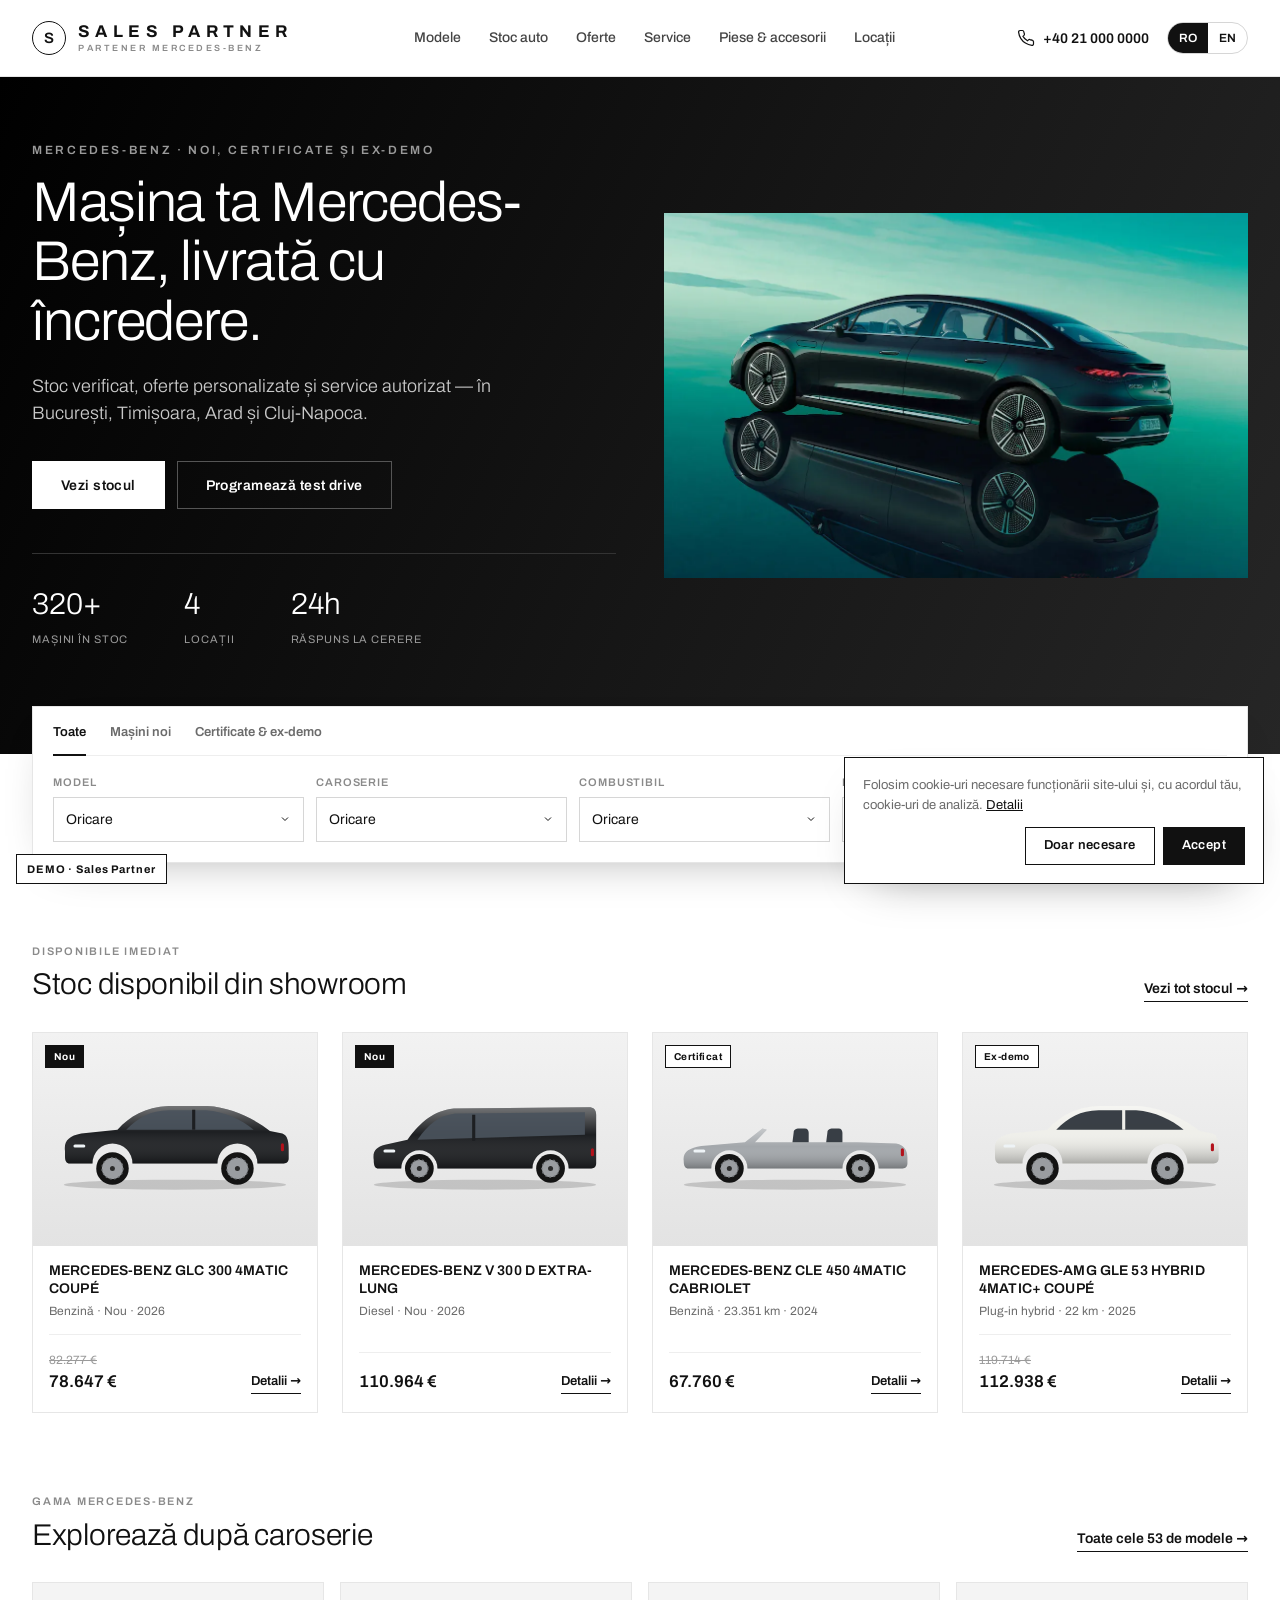
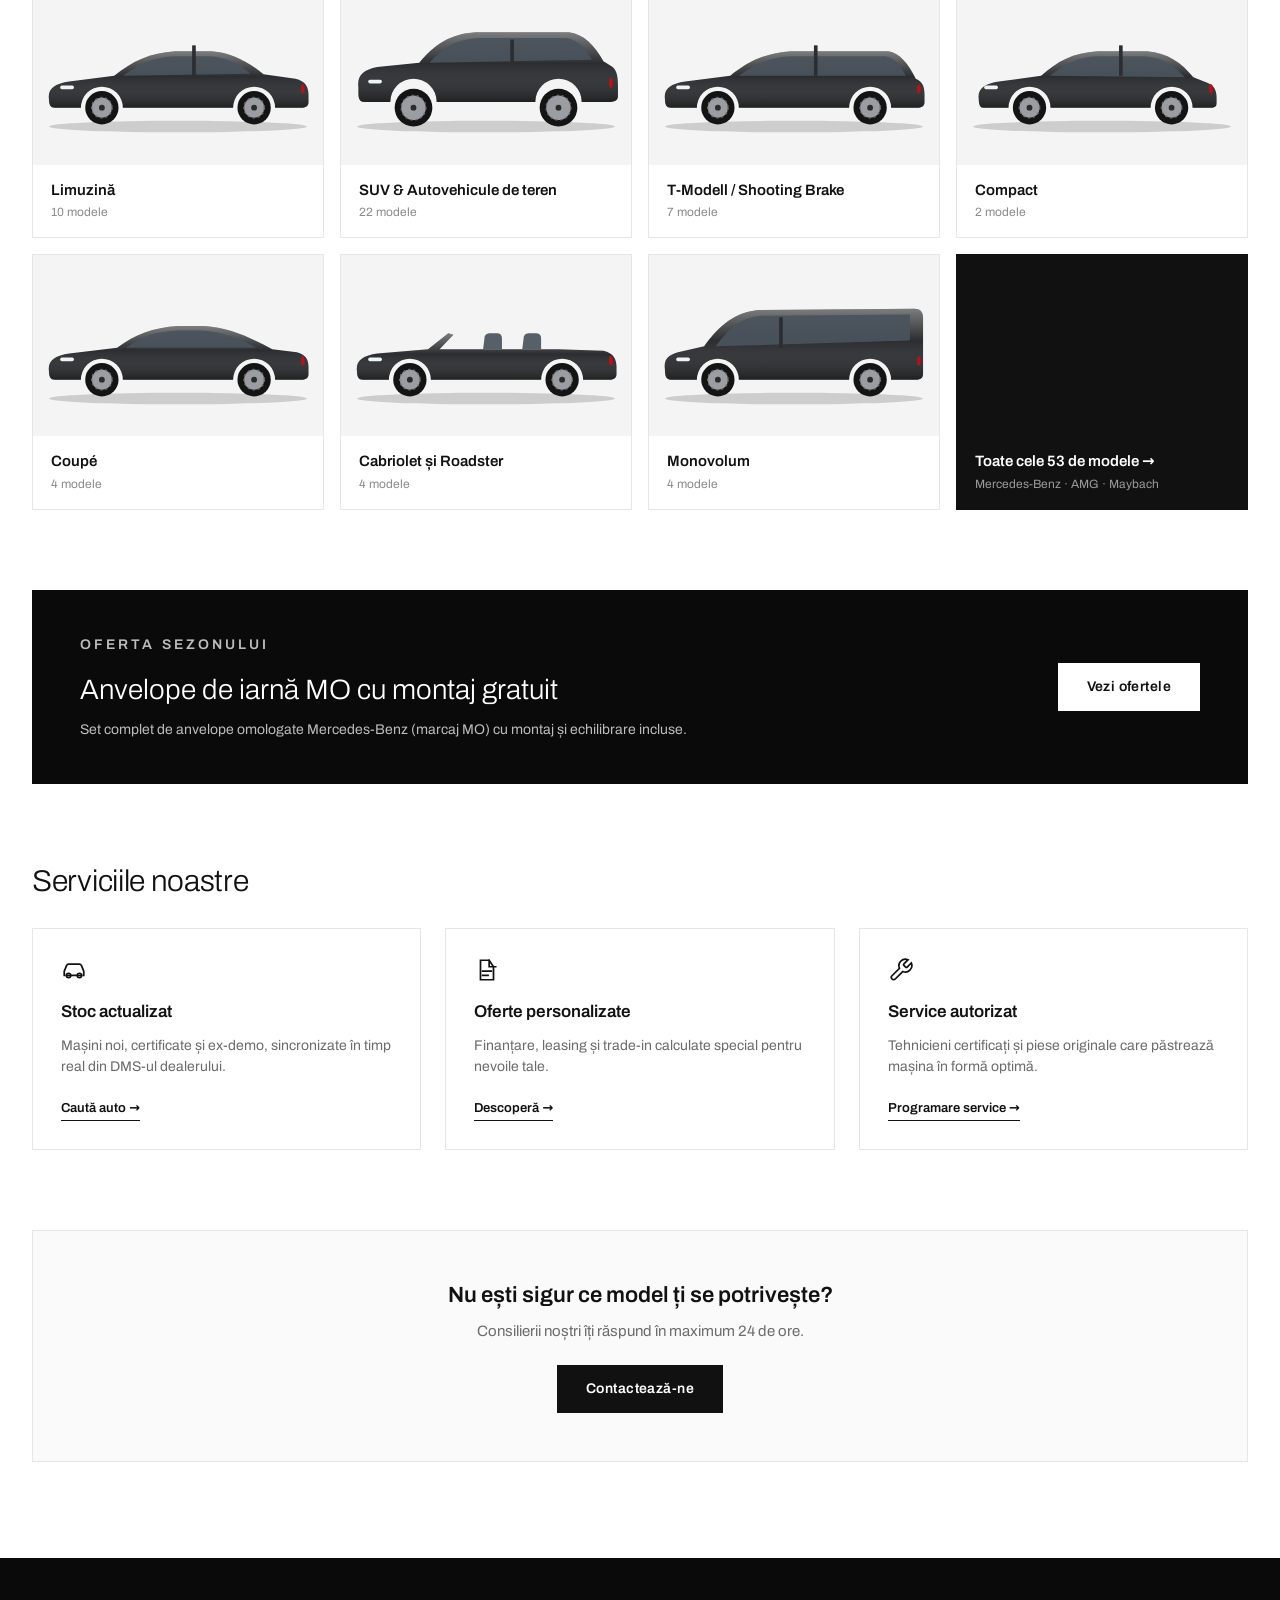
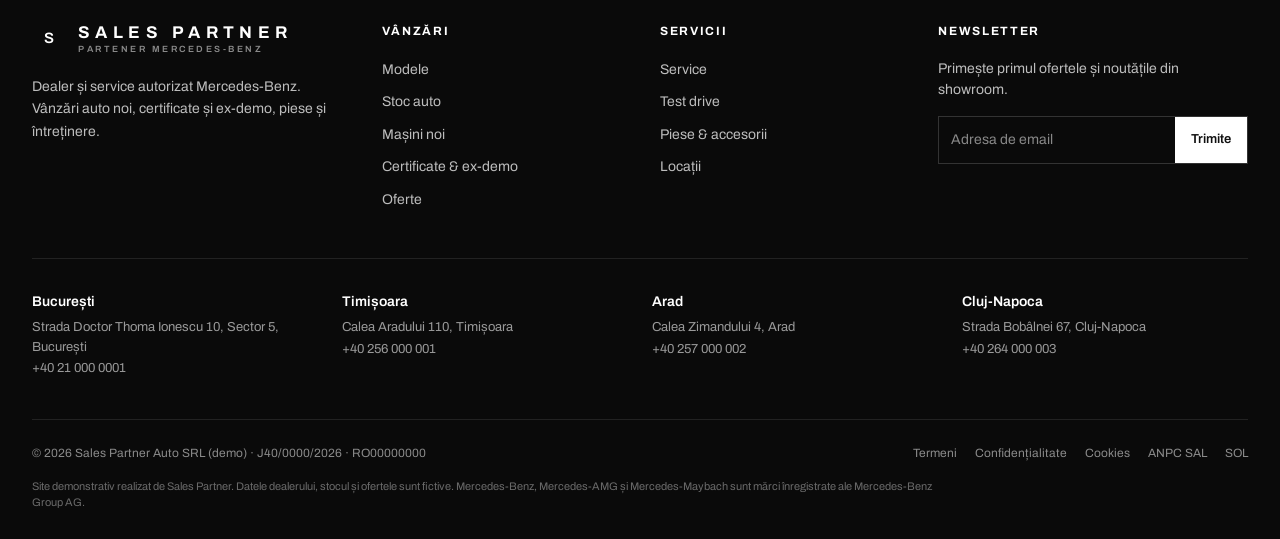
<file: index.html>
<!doctype html>
<html lang="ro">
<head>
<meta charset="utf-8">
<meta name="viewport" content="width=device-width, initial-scale=1, viewport-fit=cover">
<title>Sales Partner · Mercedes-Benz (demo)</title>
<meta name="description" content="Sales Partner — dealer autorizat Mercedes-Benz (site demonstrativ): gama de modele, stoc auto nou, certificat și ex-demo, oferte, programare service, piese și locații în București, Timișoara, Arad și Cluj-Napoca.">
<meta name="robots" content="noindex, nofollow">
<meta name="theme-color" content="#0a0a0a">
<link rel="icon" href="assets/img/favicon.svg" type="image/svg+xml">
<link rel="preload" href="assets/fonts/archivo-latin-300-normal.woff2" as="font" type="font/woff2" crossorigin>
<link rel="preload" href="assets/fonts/archivo-latin-600-normal.woff2" as="font" type="font/woff2" crossorigin>
<link rel="stylesheet" href="assets/css/site.css">
</head>
<body data-page="home">
<a class="sr" href="#main">Skip to content</a>
<div id="site-header"></div>
<main id="main"></main>
<div id="site-footer"></div>
<script src="assets/js/data.js"></script>
<script src="assets/js/i18n.js"></script>
<script src="assets/js/core.js"></script>
<script src="assets/js/pages.js"></script>
</body>
</html>
</file>
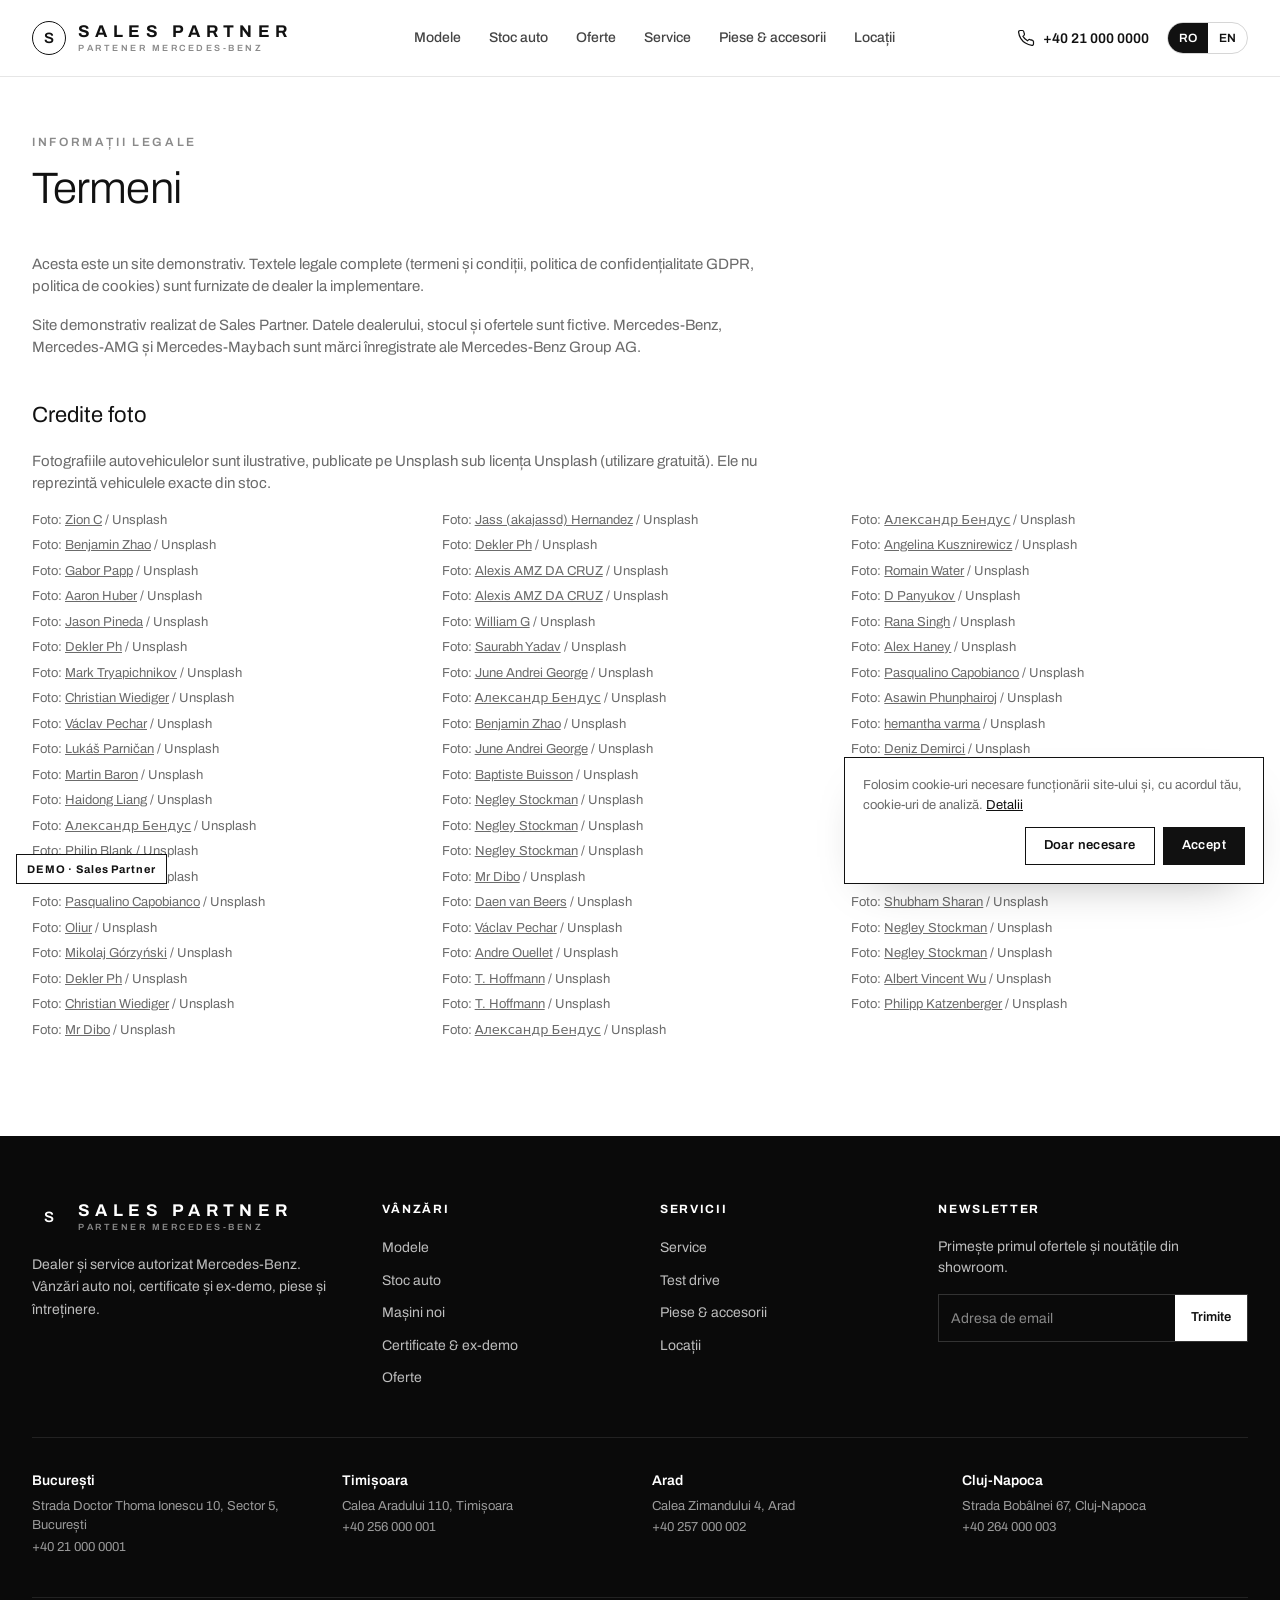
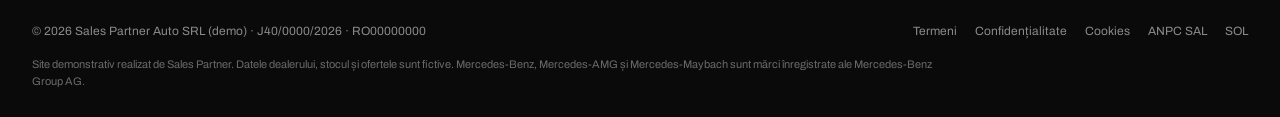
<file: legal.html>
<!doctype html>
<html lang="ro">
<head>
<meta charset="utf-8">
<meta name="viewport" content="width=device-width, initial-scale=1, viewport-fit=cover">
<title>Sales Partner · Mercedes-Benz (demo)</title>
<meta name="description" content="Sales Partner — dealer autorizat Mercedes-Benz (site demonstrativ): gama de modele, stoc auto nou, certificat și ex-demo, oferte, programare service, piese și locații în București, Timișoara, Arad și Cluj-Napoca.">
<meta name="robots" content="noindex, nofollow">
<meta name="theme-color" content="#0a0a0a">
<link rel="icon" href="assets/img/favicon.svg" type="image/svg+xml">
<link rel="preload" href="assets/fonts/archivo-latin-300-normal.woff2" as="font" type="font/woff2" crossorigin>
<link rel="preload" href="assets/fonts/archivo-latin-600-normal.woff2" as="font" type="font/woff2" crossorigin>
<link rel="stylesheet" href="assets/css/site.css">
</head>
<body data-page="legal">
<a class="sr" href="#main">Skip to content</a>
<div id="site-header"></div>
<main id="main"></main>
<div id="site-footer"></div>
<script src="assets/js/data.js"></script>
<script src="assets/js/i18n.js"></script>
<script src="assets/js/core.js"></script>
<script src="assets/js/pages.js"></script>
</body>
</html>
</file>
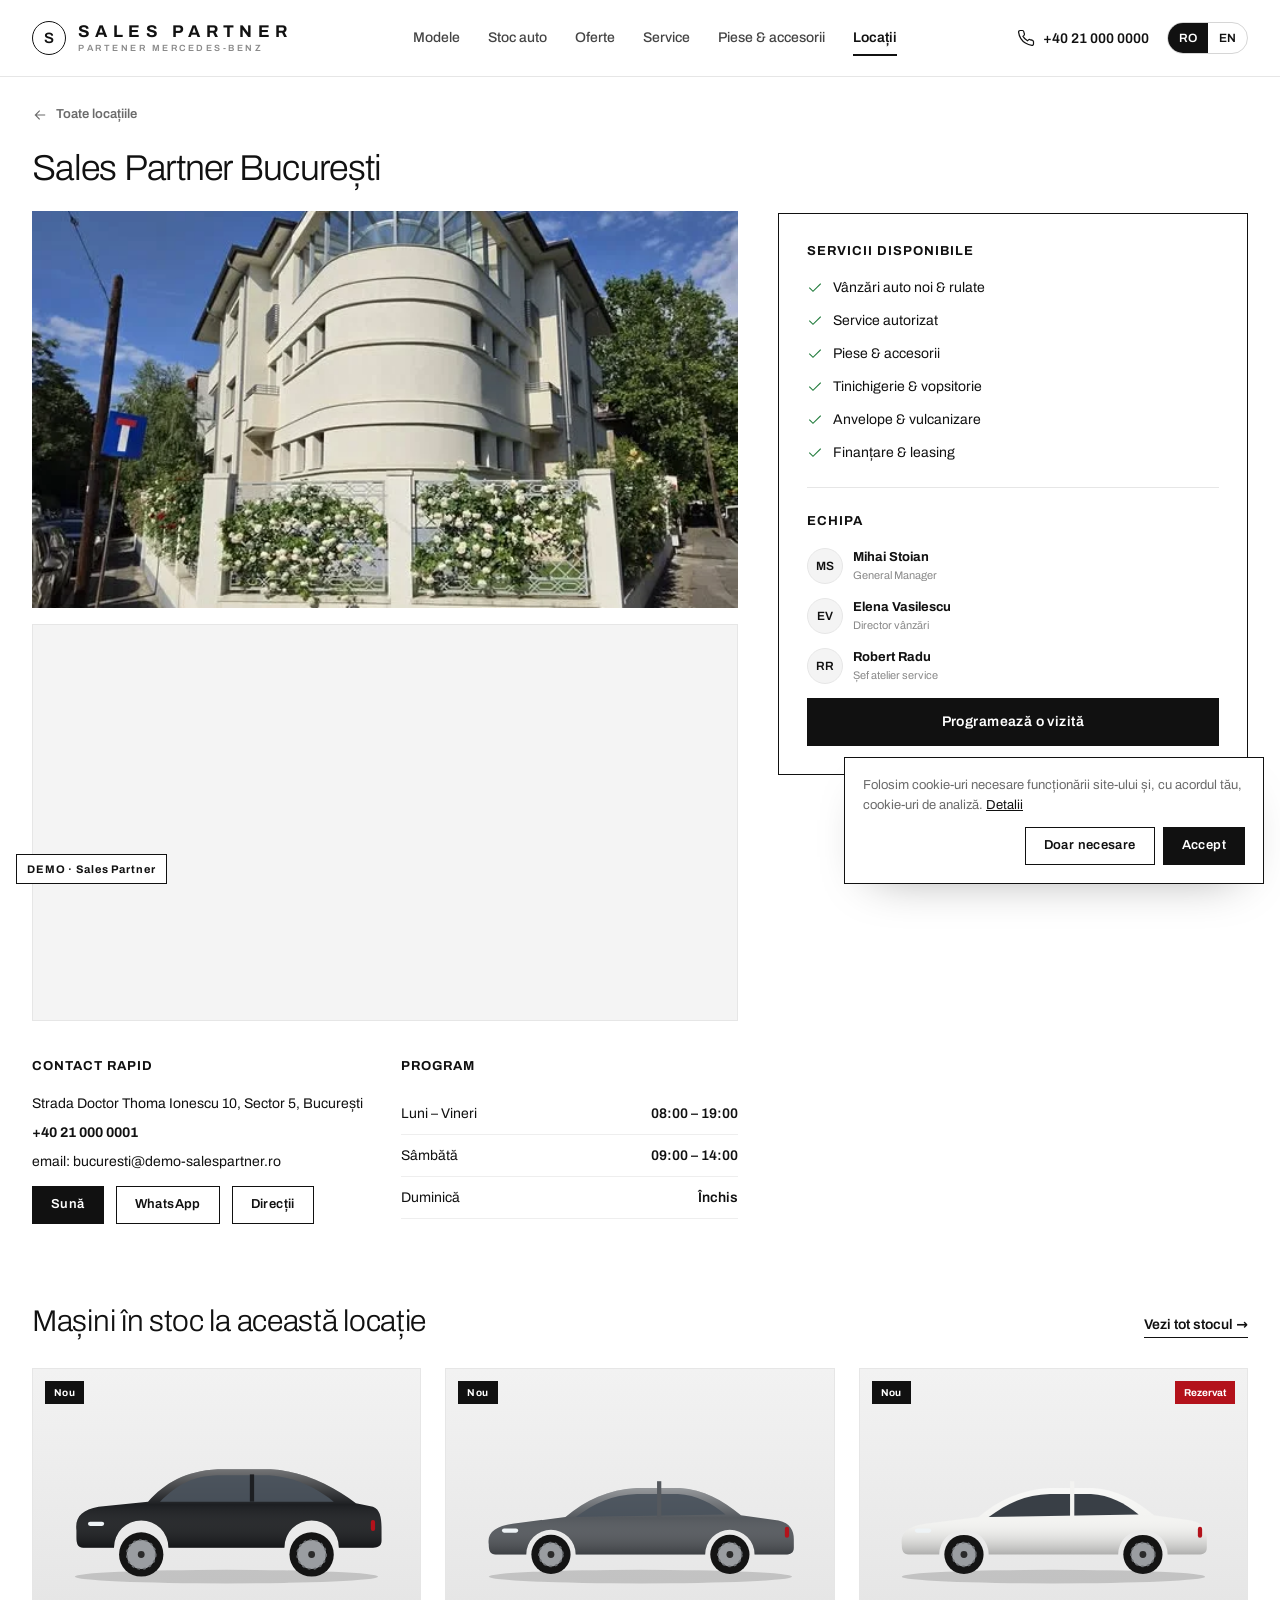
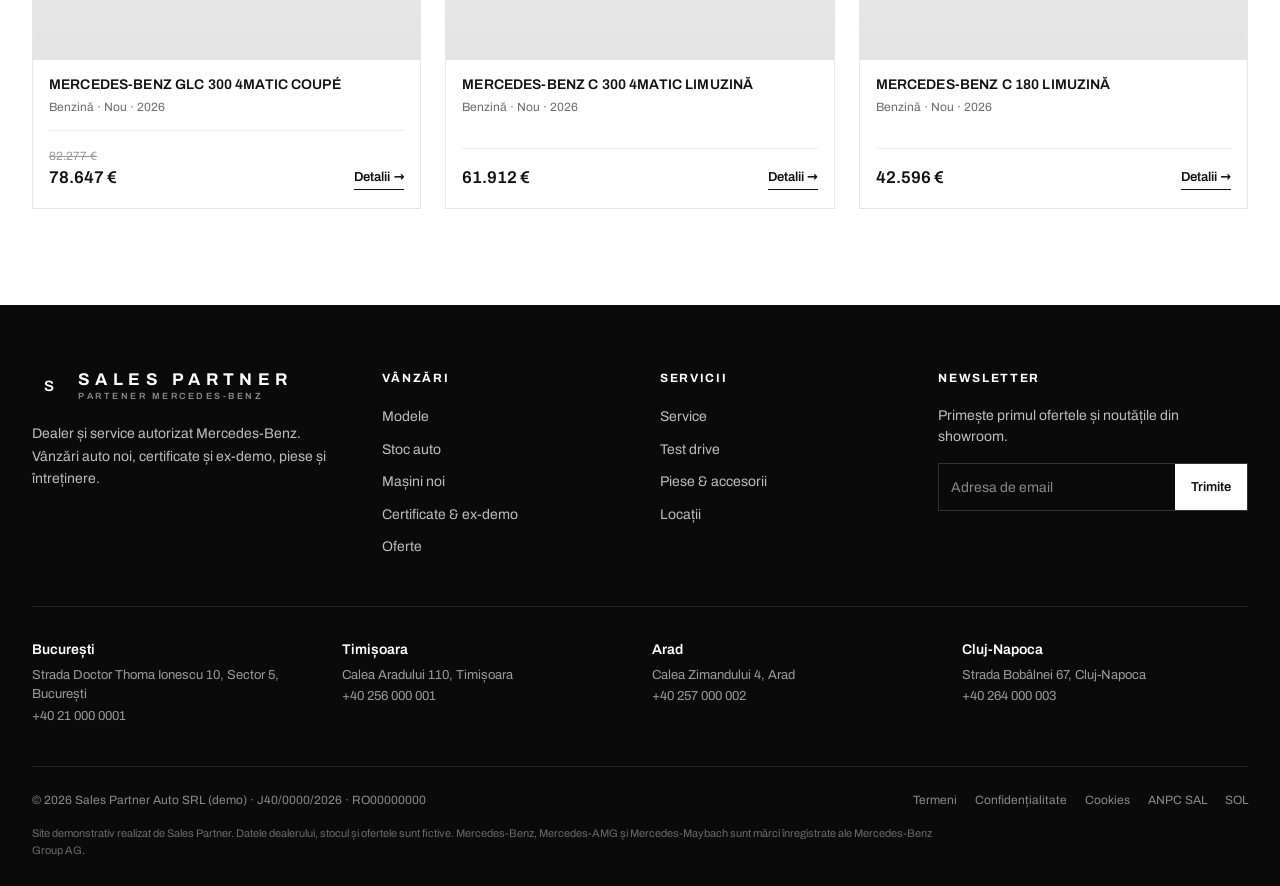
<file: locatie.html>
<!doctype html>
<html lang="ro">
<head>
<meta charset="utf-8">
<meta name="viewport" content="width=device-width, initial-scale=1, viewport-fit=cover">
<title>Sales Partner · Mercedes-Benz (demo)</title>
<meta name="description" content="Sales Partner — dealer autorizat Mercedes-Benz (site demonstrativ): gama de modele, stoc auto nou, certificat și ex-demo, oferte, programare service, piese și locații în București, Timișoara, Arad și Cluj-Napoca.">
<meta name="robots" content="noindex, nofollow">
<meta name="theme-color" content="#0a0a0a">
<link rel="icon" href="assets/img/favicon.svg" type="image/svg+xml">
<link rel="preload" href="assets/fonts/archivo-latin-300-normal.woff2" as="font" type="font/woff2" crossorigin>
<link rel="preload" href="assets/fonts/archivo-latin-600-normal.woff2" as="font" type="font/woff2" crossorigin>
<link rel="stylesheet" href="assets/css/site.css">
</head>
<body data-page="location">
<a class="sr" href="#main">Skip to content</a>
<div id="site-header"></div>
<main id="main"></main>
<div id="site-footer"></div>
<script src="assets/js/data.js"></script>
<script src="assets/js/i18n.js"></script>
<script src="assets/js/core.js"></script>
<script src="assets/js/pages.js"></script>
</body>
</html>
</file>
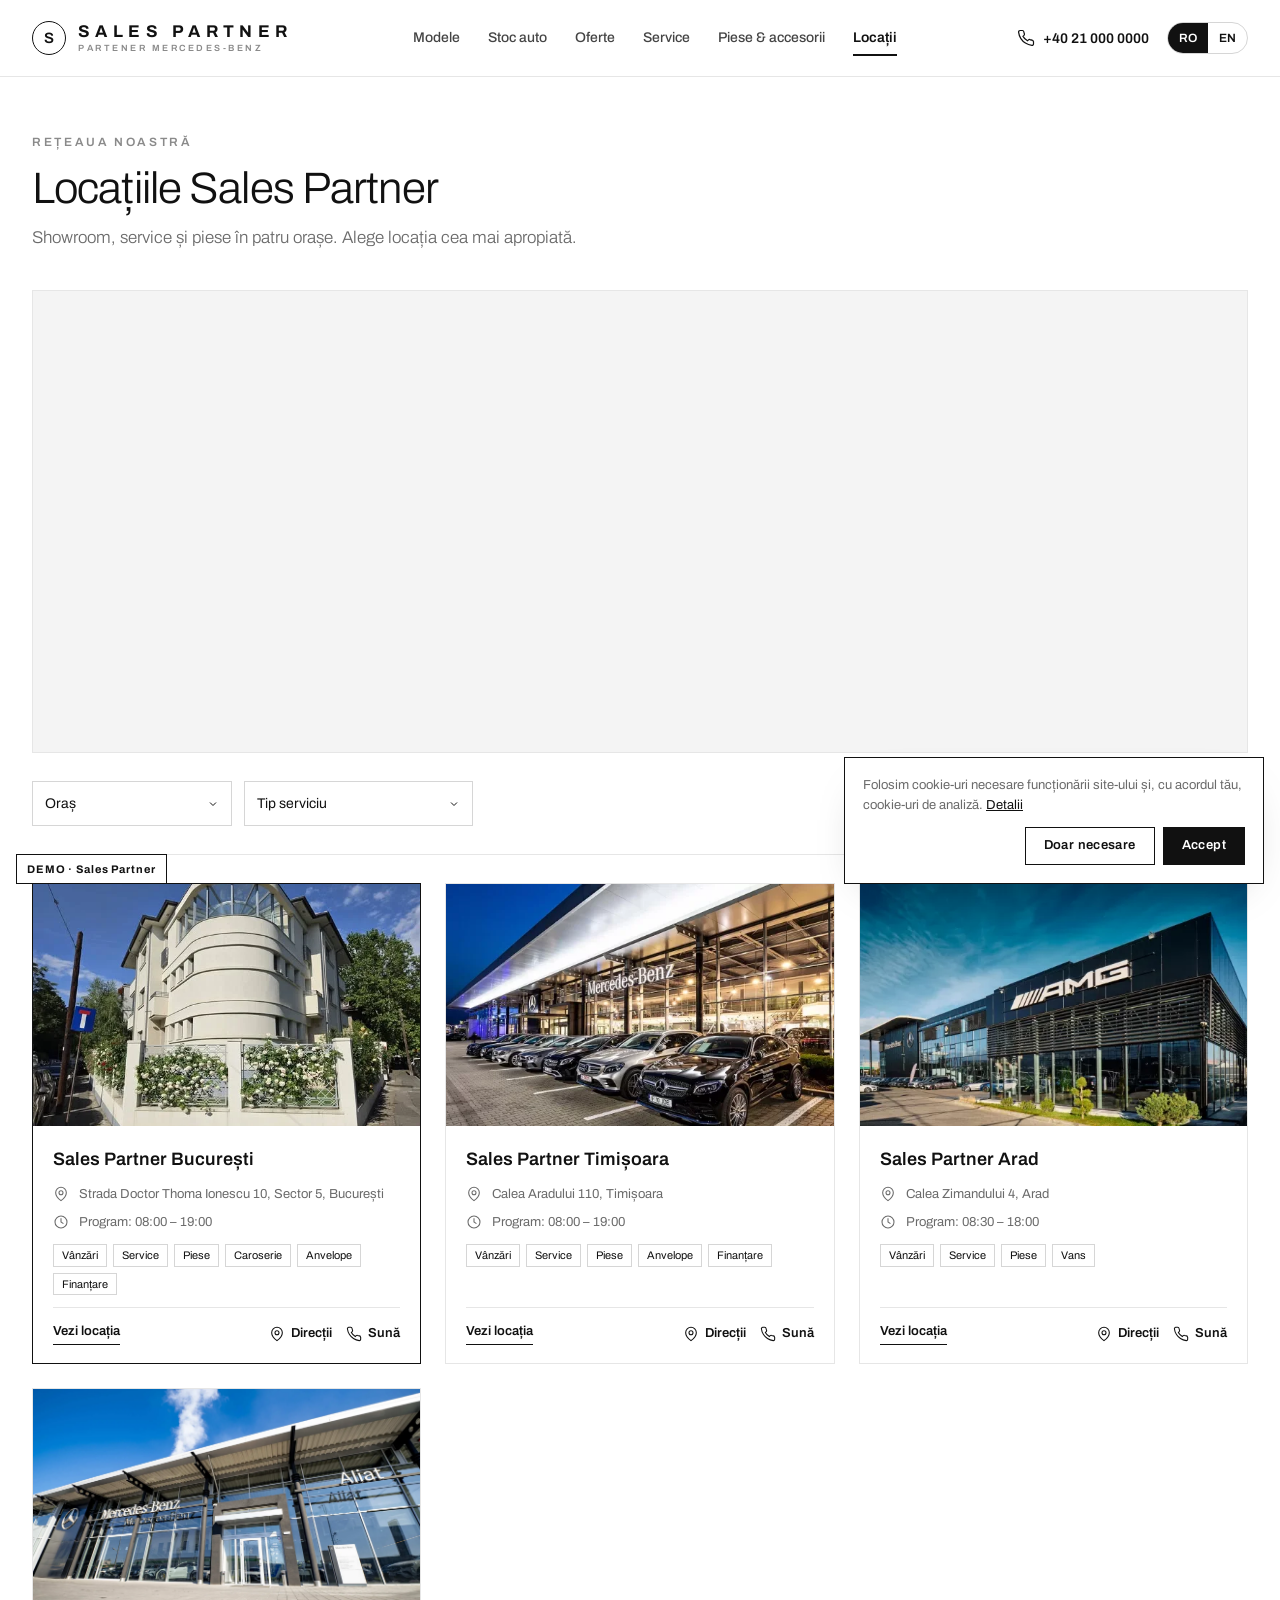
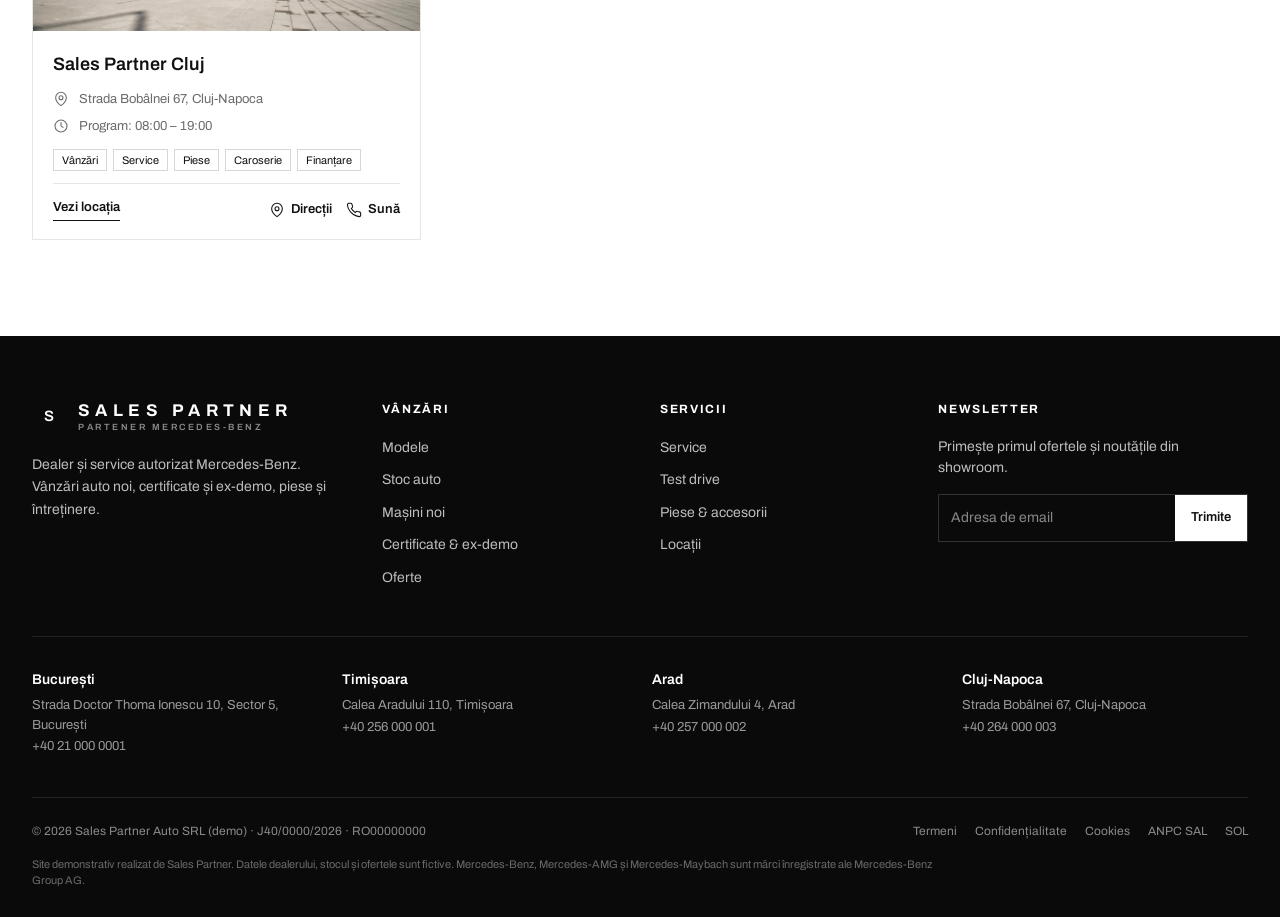
<file: locatii.html>
<!doctype html>
<html lang="ro">
<head>
<meta charset="utf-8">
<meta name="viewport" content="width=device-width, initial-scale=1, viewport-fit=cover">
<title>Sales Partner · Mercedes-Benz (demo)</title>
<meta name="description" content="Sales Partner — dealer autorizat Mercedes-Benz (site demonstrativ): gama de modele, stoc auto nou, certificat și ex-demo, oferte, programare service, piese și locații în București, Timișoara, Arad și Cluj-Napoca.">
<meta name="robots" content="noindex, nofollow">
<meta name="theme-color" content="#0a0a0a">
<link rel="icon" href="assets/img/favicon.svg" type="image/svg+xml">
<link rel="preload" href="assets/fonts/archivo-latin-300-normal.woff2" as="font" type="font/woff2" crossorigin>
<link rel="preload" href="assets/fonts/archivo-latin-600-normal.woff2" as="font" type="font/woff2" crossorigin>
<link rel="stylesheet" href="assets/css/site.css">
</head>
<body data-page="locations">
<a class="sr" href="#main">Skip to content</a>
<div id="site-header"></div>
<main id="main"></main>
<div id="site-footer"></div>
<script src="assets/js/data.js"></script>
<script src="assets/js/i18n.js"></script>
<script src="assets/js/core.js"></script>
<script src="assets/js/pages.js"></script>
</body>
</html>
</file>
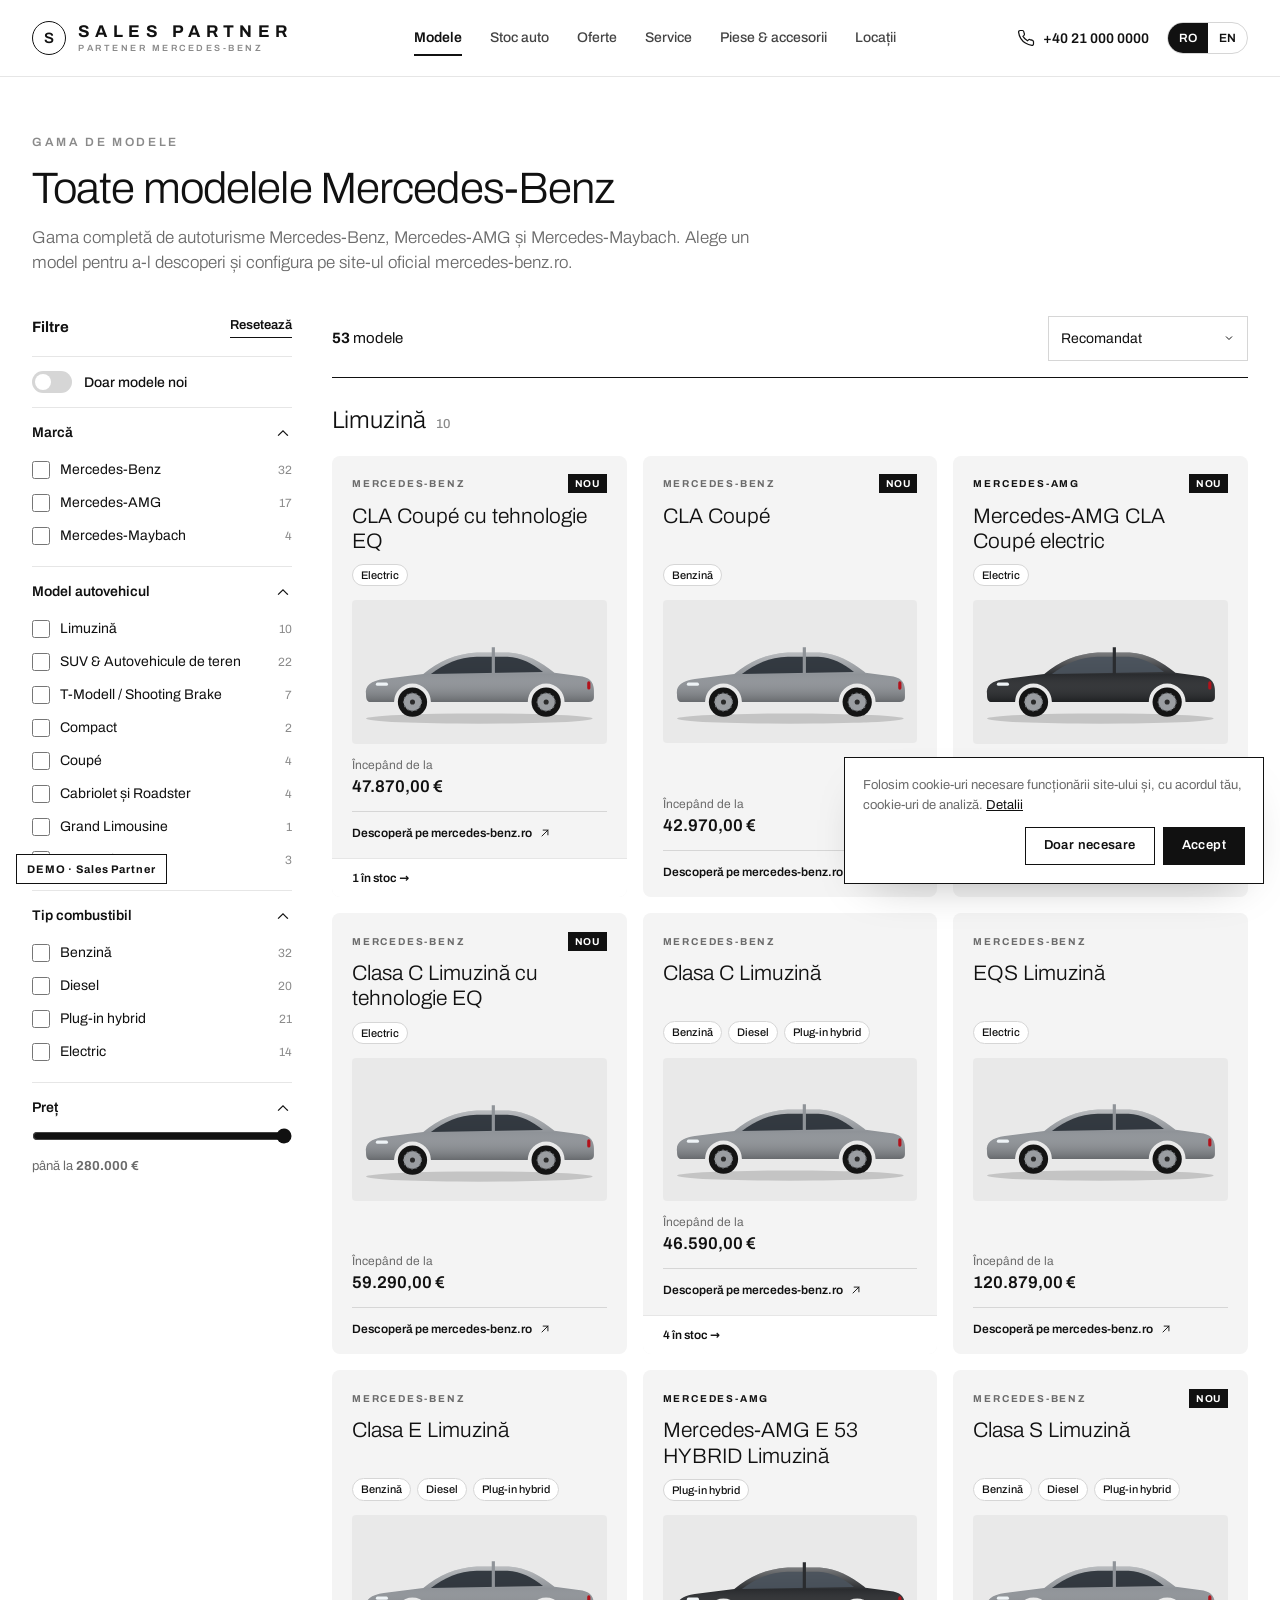
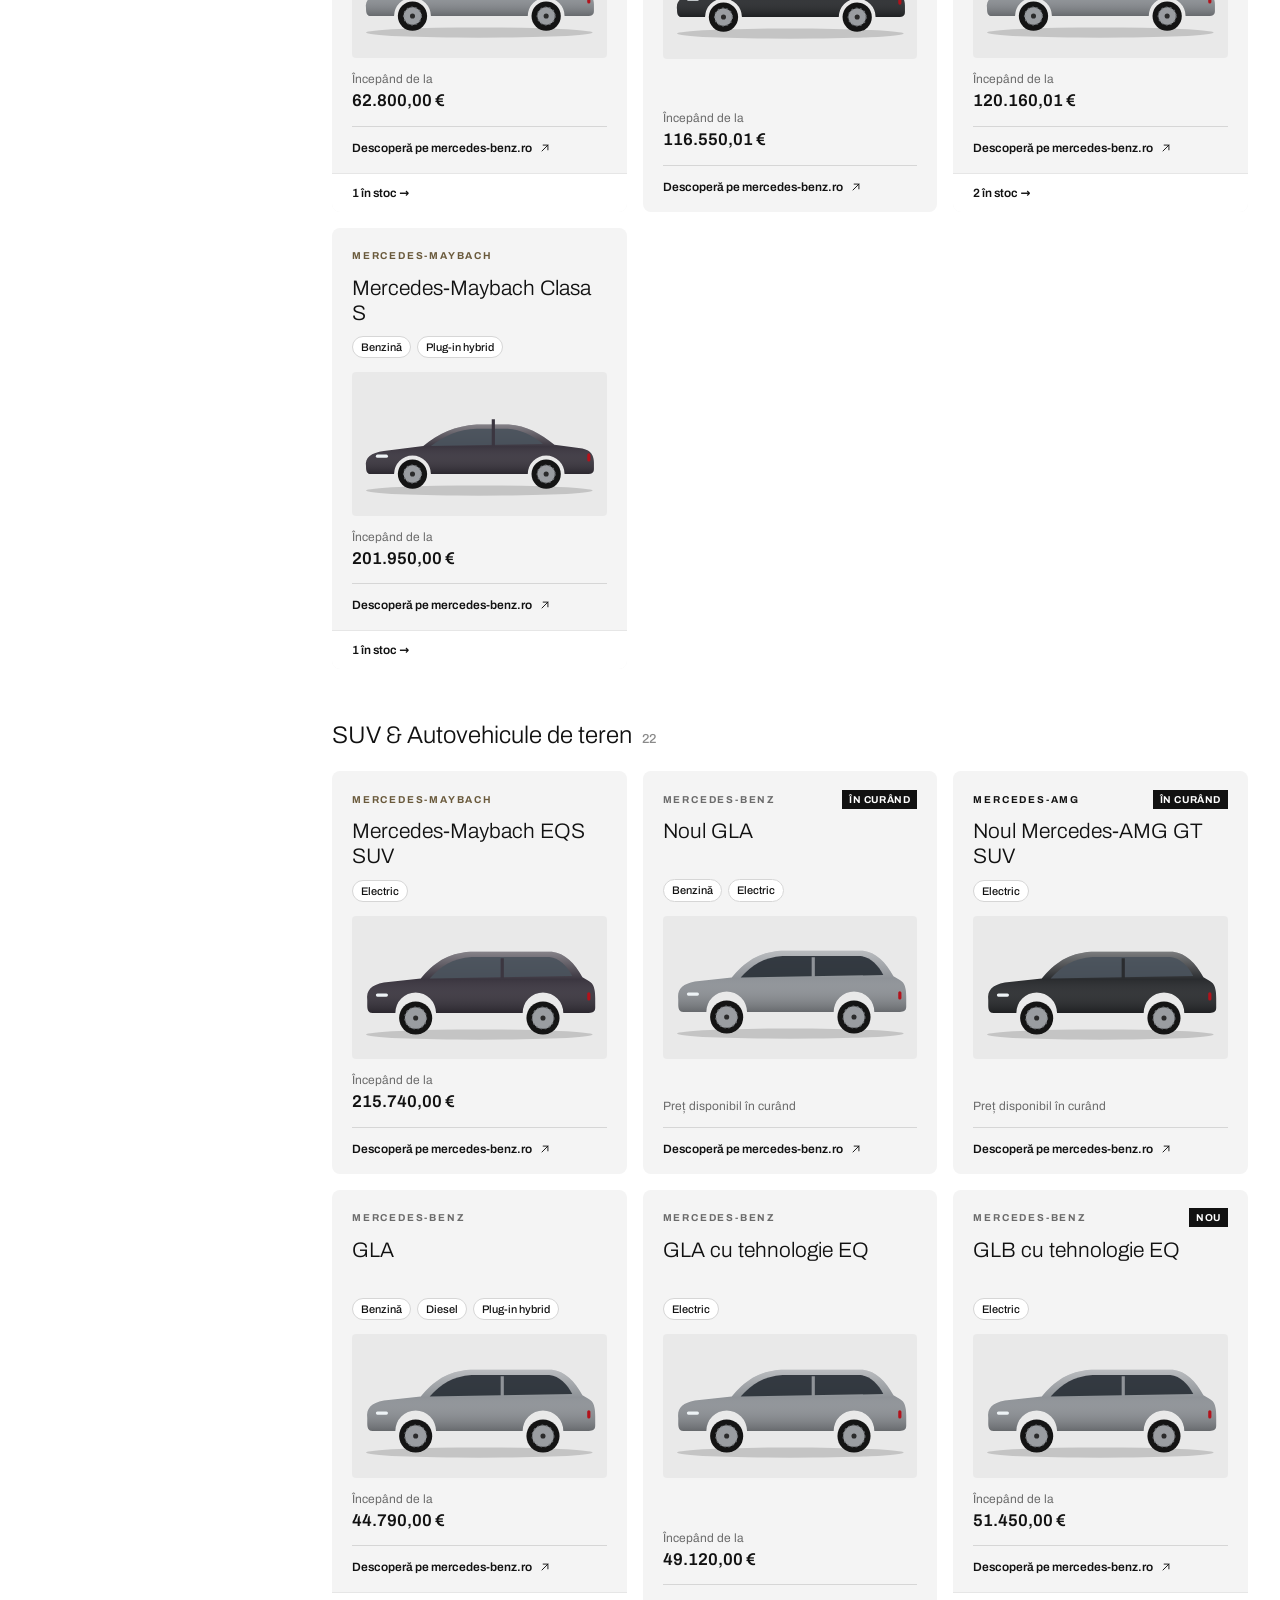
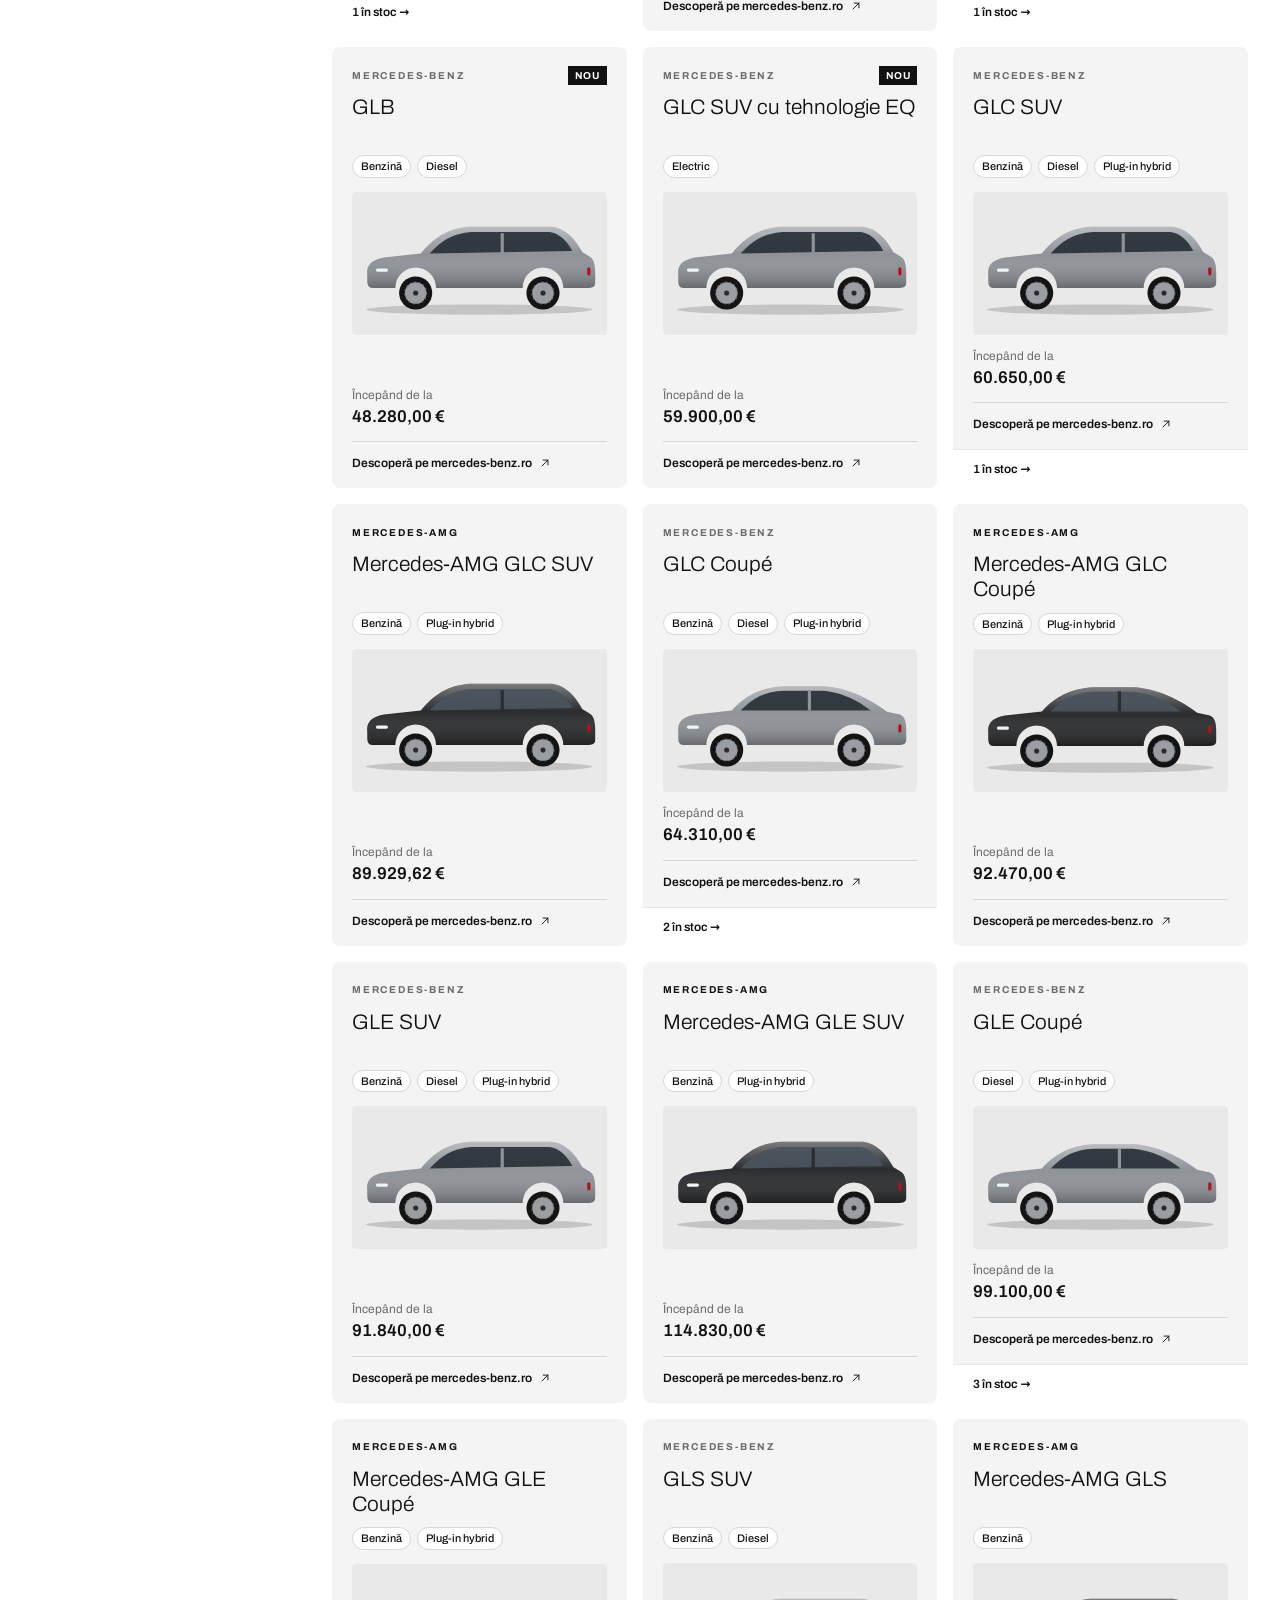
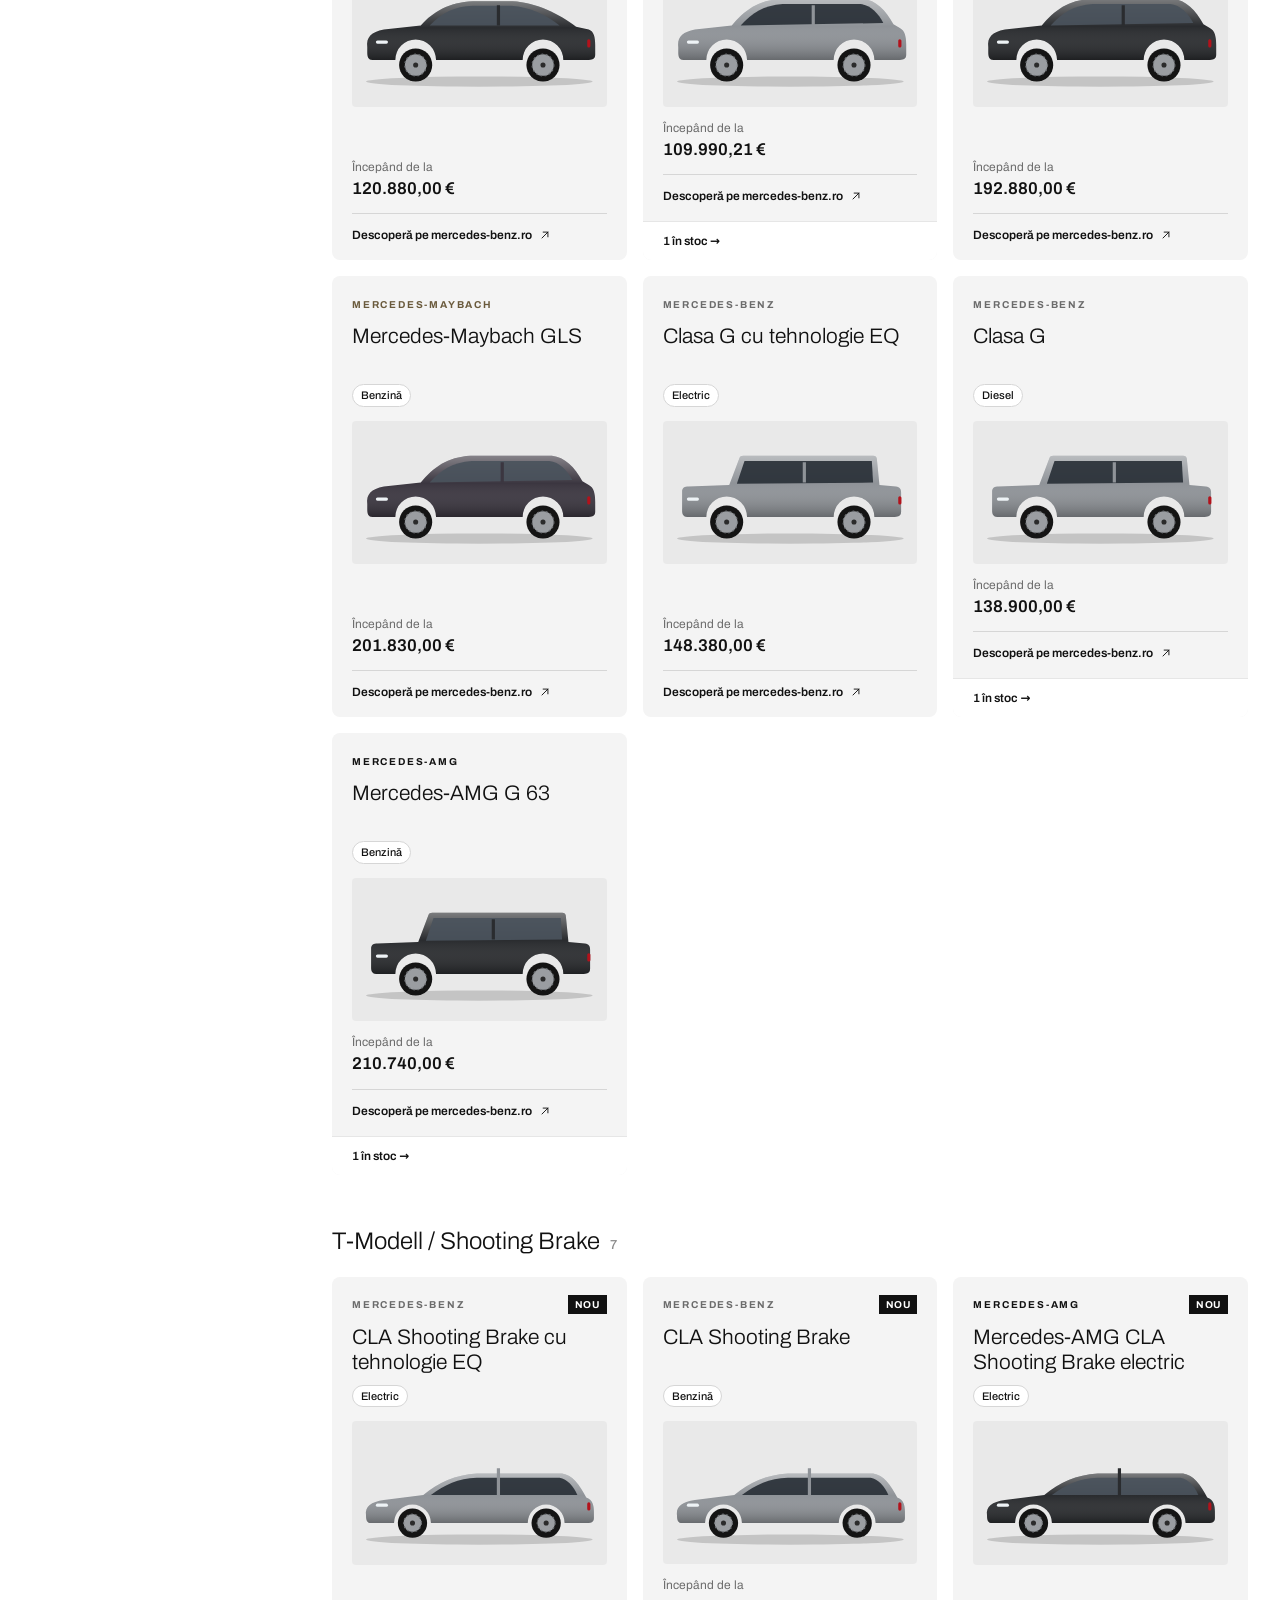
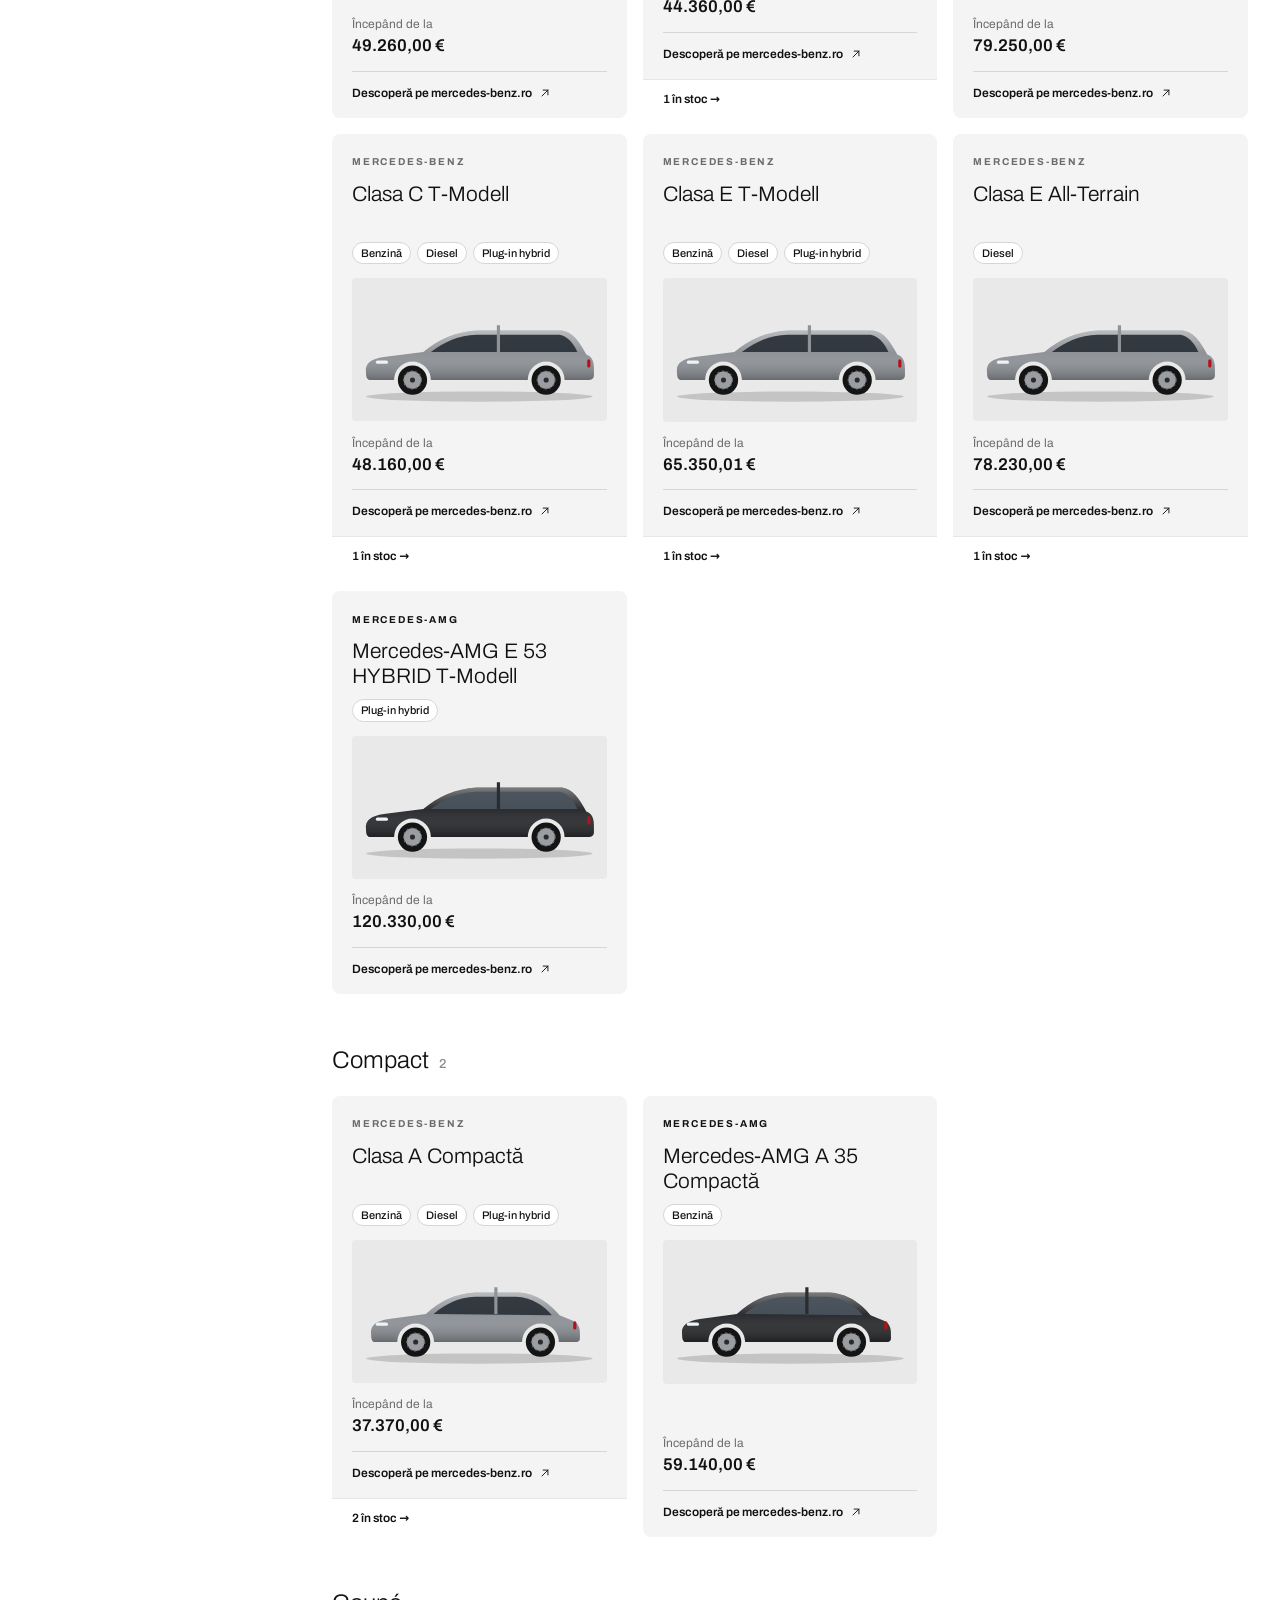
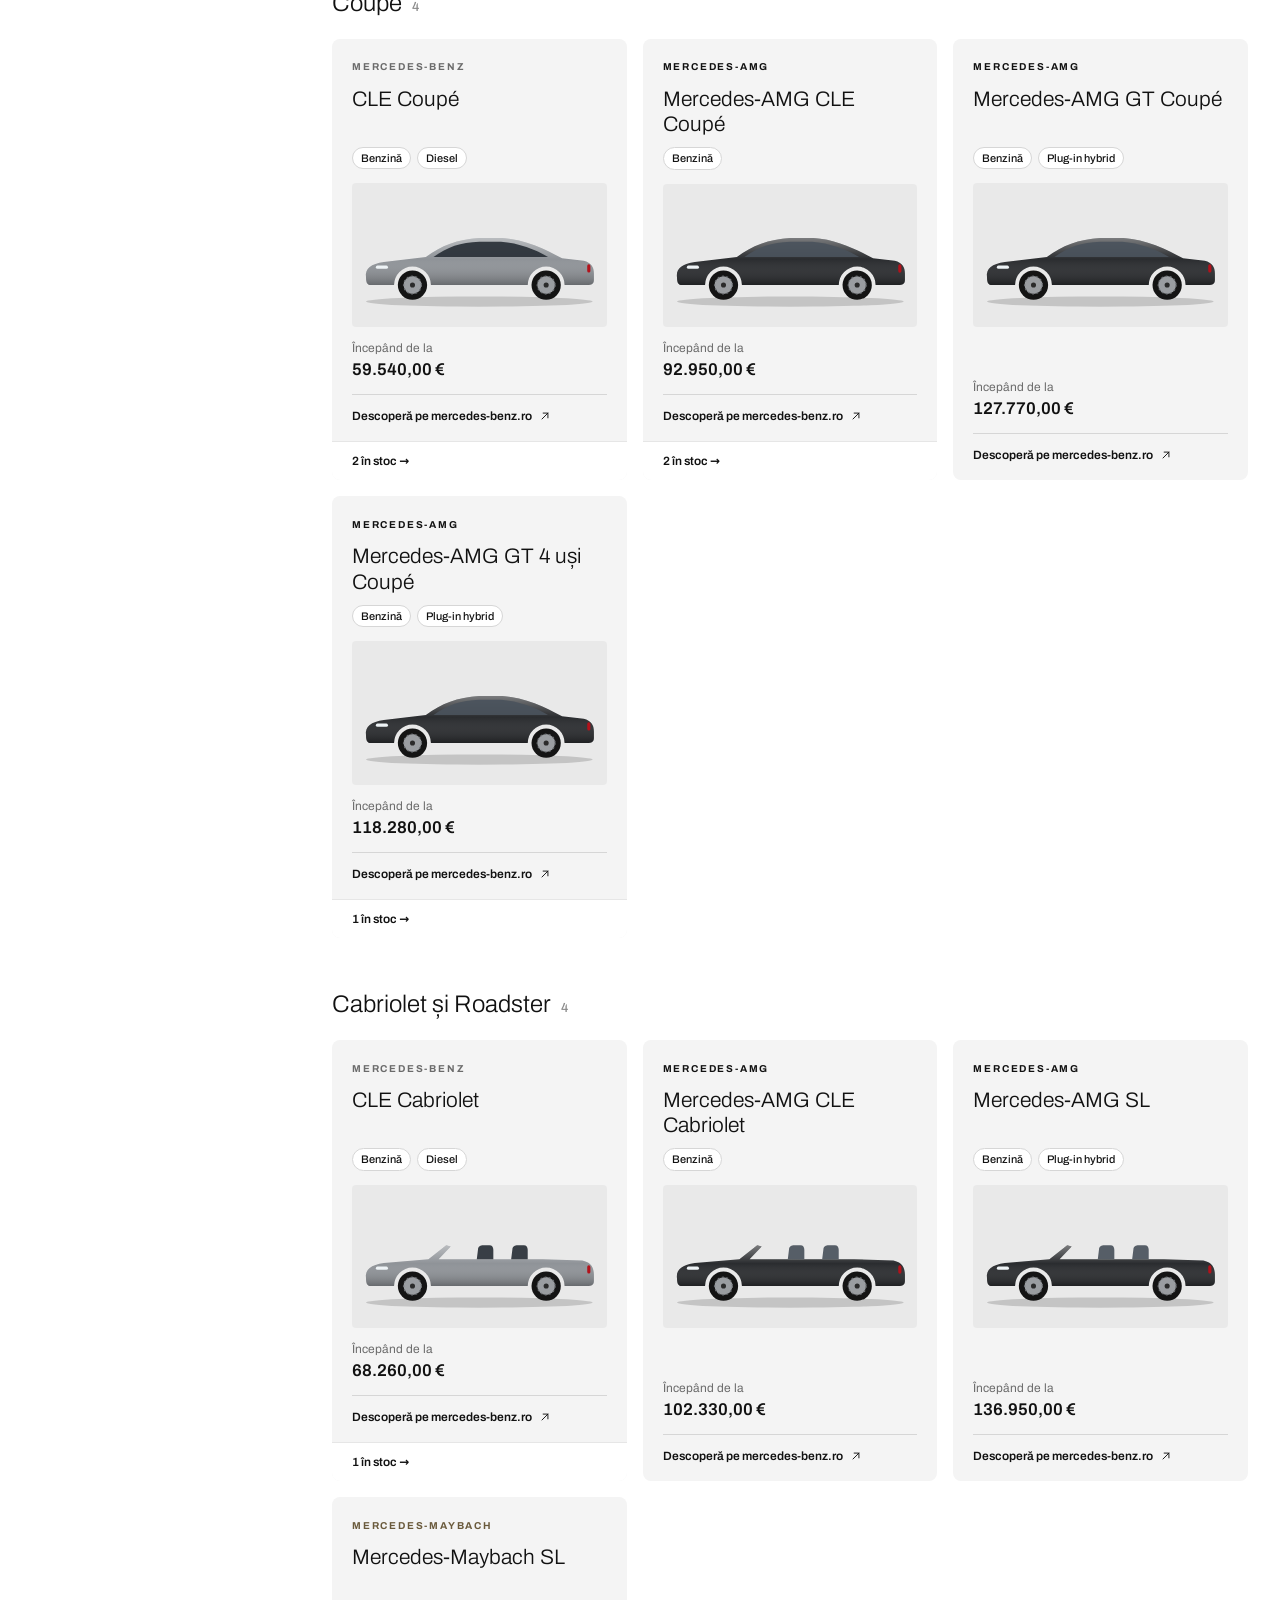
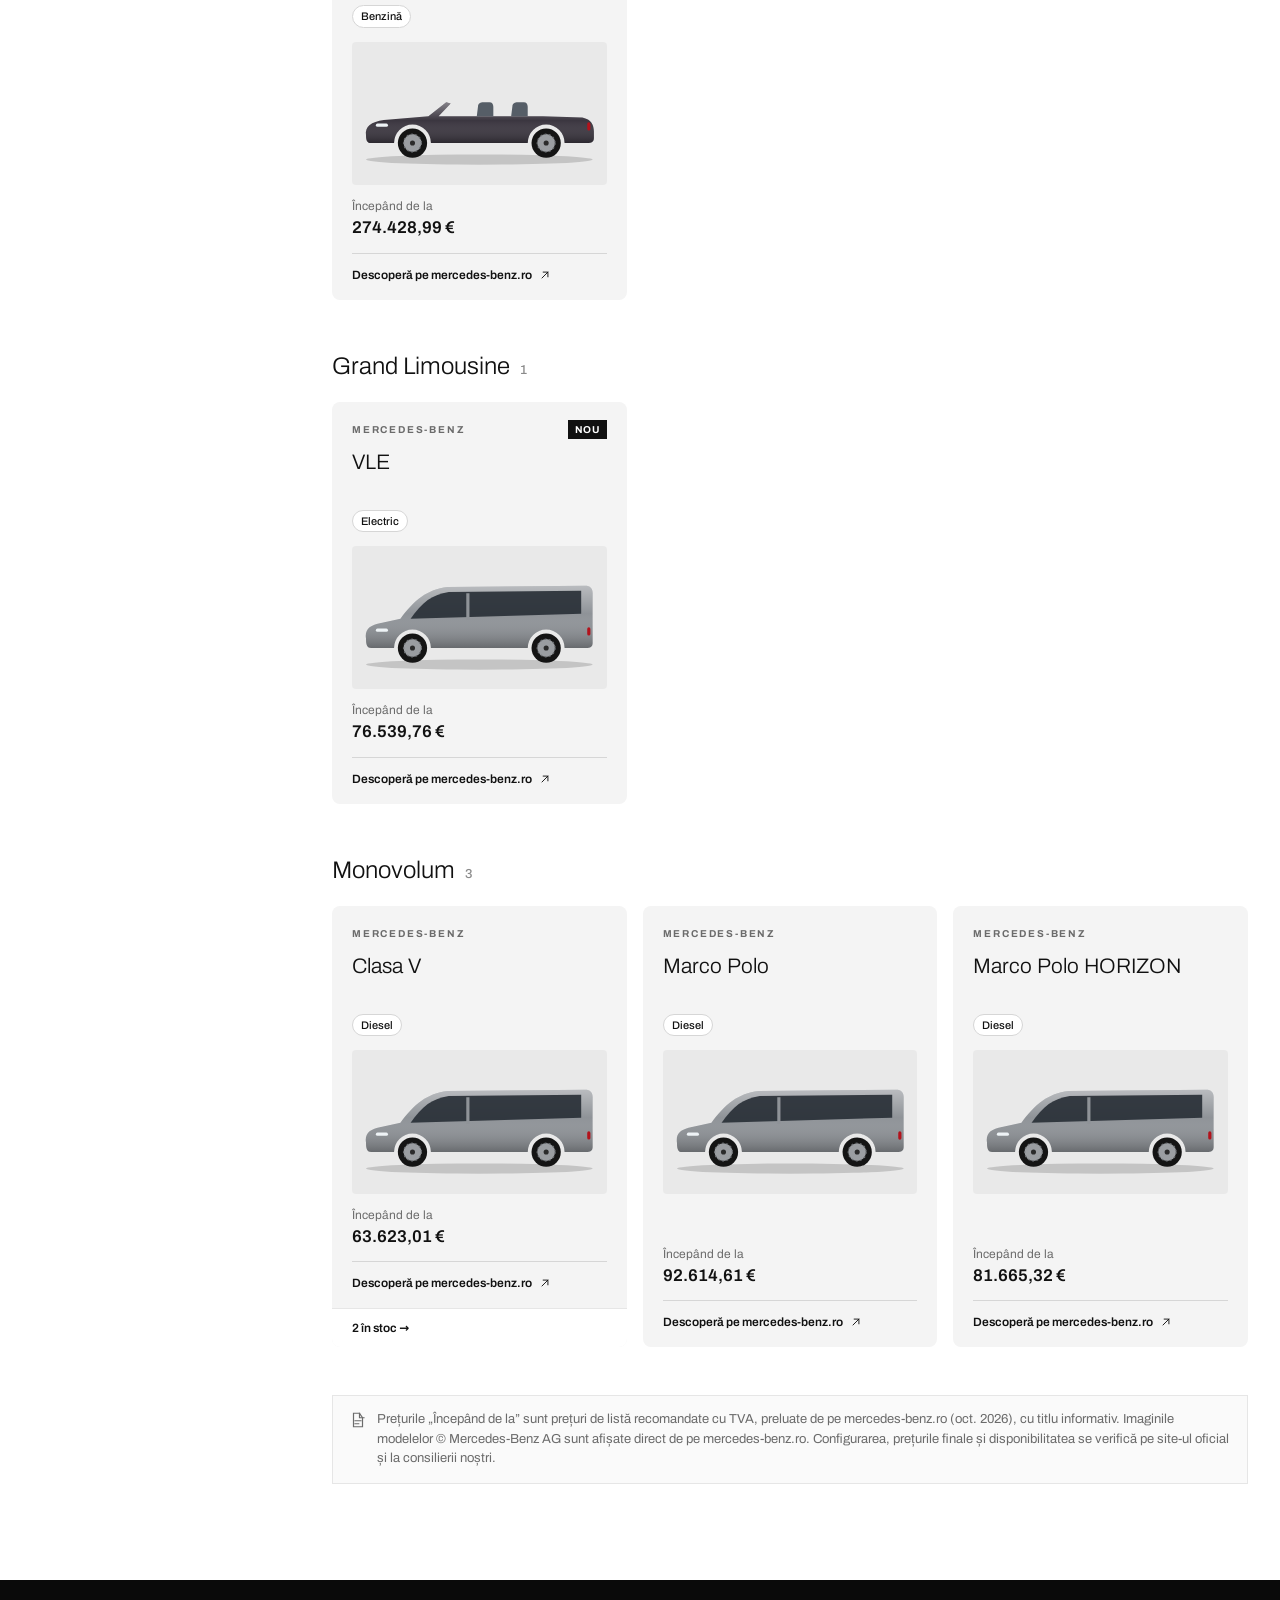
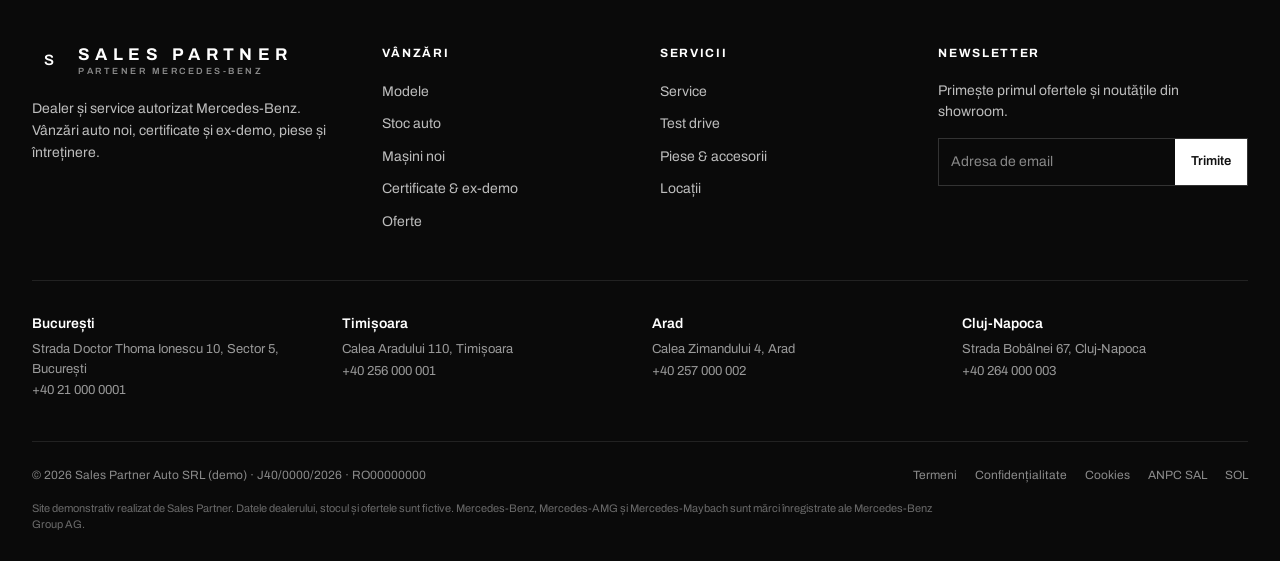
<file: modele.html>
<!doctype html>
<html lang="ro">
<head>
<meta charset="utf-8">
<meta name="viewport" content="width=device-width, initial-scale=1, viewport-fit=cover">
<title>Sales Partner · Mercedes-Benz (demo)</title>
<meta name="description" content="Sales Partner — dealer autorizat Mercedes-Benz (site demonstrativ): gama de modele, stoc auto nou, certificat și ex-demo, oferte, programare service, piese și locații în București, Timișoara, Arad și Cluj-Napoca.">
<meta name="robots" content="noindex, nofollow">
<meta name="theme-color" content="#0a0a0a">
<link rel="icon" href="assets/img/favicon.svg" type="image/svg+xml">
<link rel="preload" href="assets/fonts/archivo-latin-300-normal.woff2" as="font" type="font/woff2" crossorigin>
<link rel="preload" href="assets/fonts/archivo-latin-600-normal.woff2" as="font" type="font/woff2" crossorigin>
<link rel="stylesheet" href="assets/css/site.css">
</head>
<body data-page="models">
<a class="sr" href="#main">Skip to content</a>
<div id="site-header"></div>
<main id="main"></main>
<div id="site-footer"></div>
<script src="assets/js/data.js"></script>
<script src="assets/js/i18n.js"></script>
<script src="assets/js/core.js"></script>
<script src="assets/js/pages.js"></script>
</body>
</html>
</file>
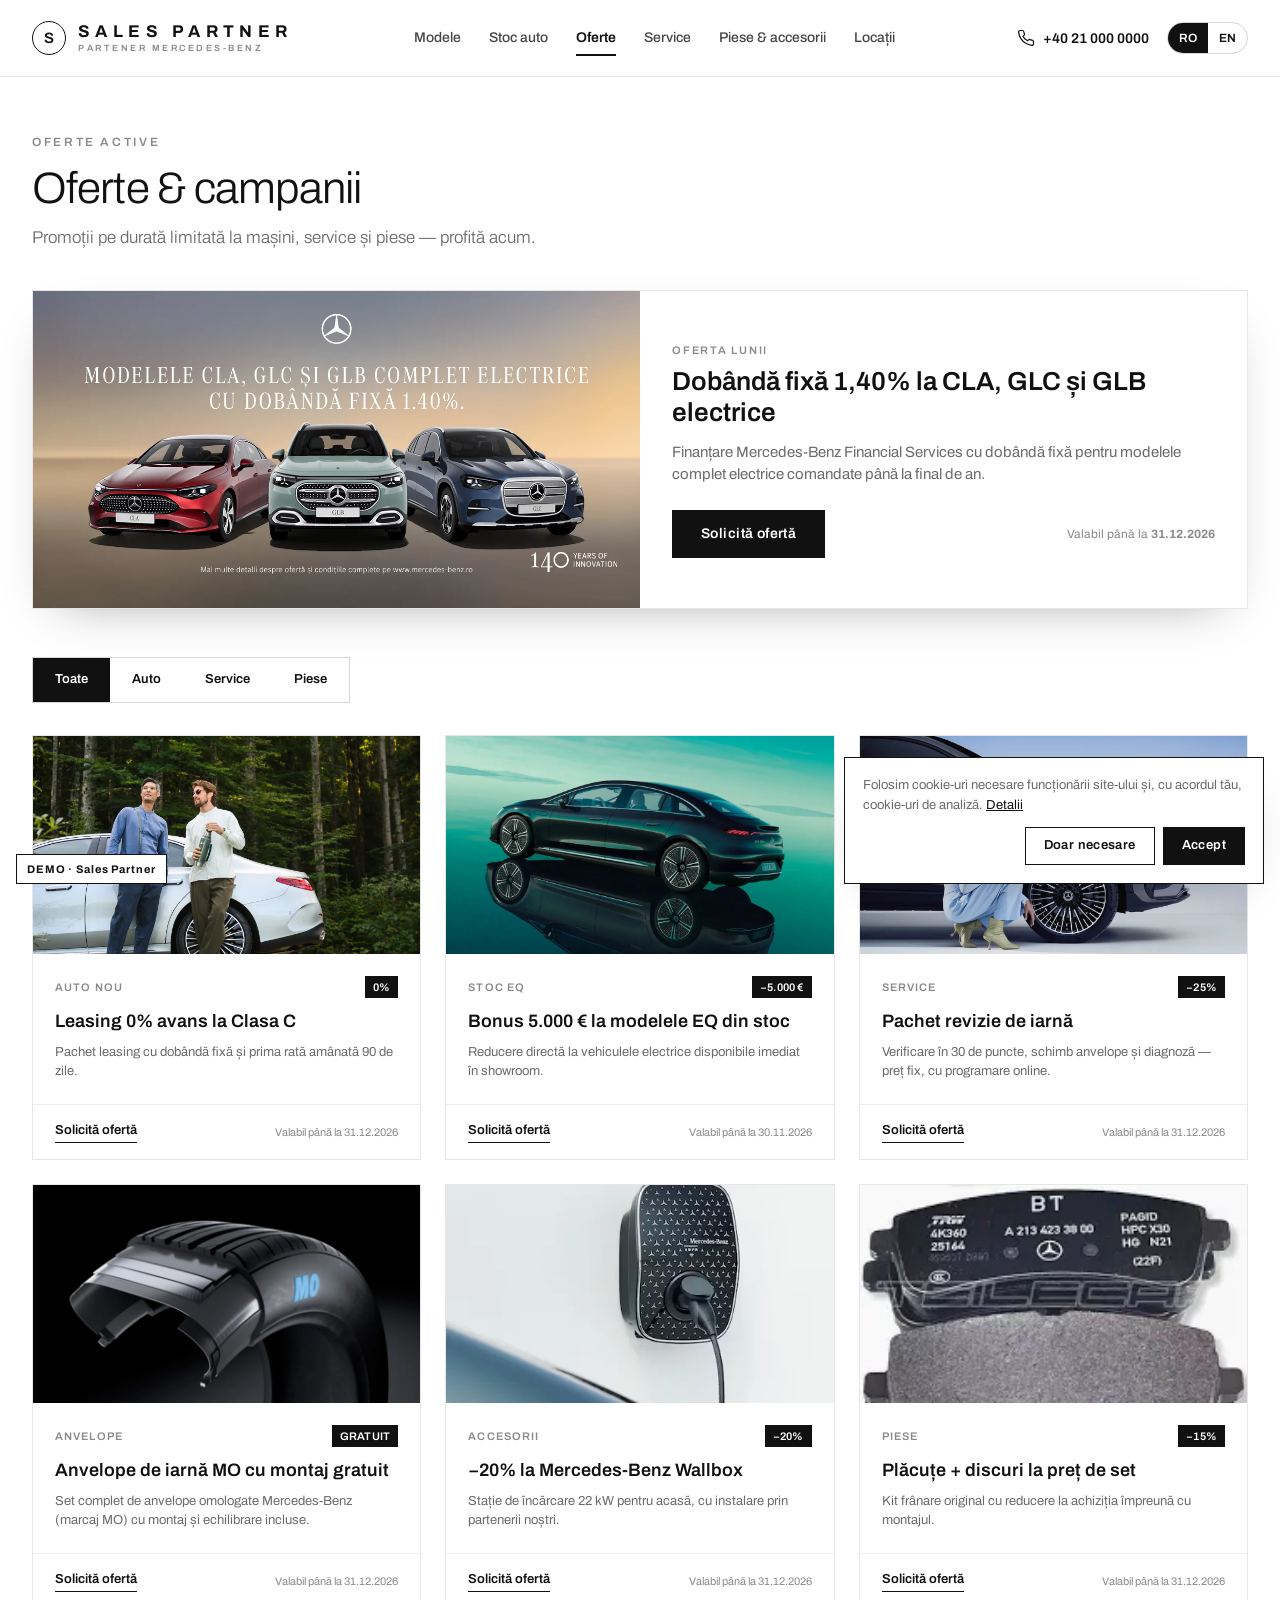
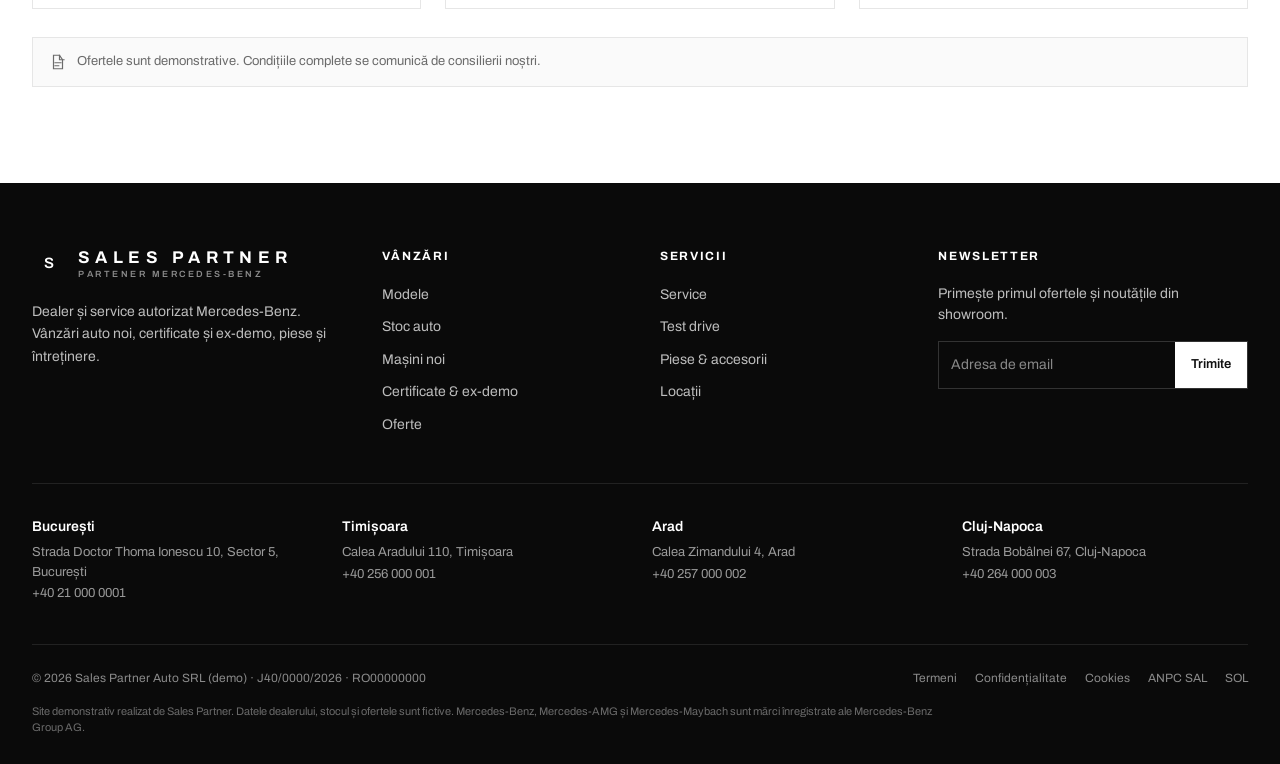
<file: oferte.html>
<!doctype html>
<html lang="ro">
<head>
<meta charset="utf-8">
<meta name="viewport" content="width=device-width, initial-scale=1, viewport-fit=cover">
<title>Sales Partner · Mercedes-Benz (demo)</title>
<meta name="description" content="Sales Partner — dealer autorizat Mercedes-Benz (site demonstrativ): gama de modele, stoc auto nou, certificat și ex-demo, oferte, programare service, piese și locații în București, Timișoara, Arad și Cluj-Napoca.">
<meta name="robots" content="noindex, nofollow">
<meta name="theme-color" content="#0a0a0a">
<link rel="icon" href="assets/img/favicon.svg" type="image/svg+xml">
<link rel="preload" href="assets/fonts/archivo-latin-300-normal.woff2" as="font" type="font/woff2" crossorigin>
<link rel="preload" href="assets/fonts/archivo-latin-600-normal.woff2" as="font" type="font/woff2" crossorigin>
<link rel="stylesheet" href="assets/css/site.css">
</head>
<body data-page="offers">
<a class="sr" href="#main">Skip to content</a>
<div id="site-header"></div>
<main id="main"></main>
<div id="site-footer"></div>
<script src="assets/js/data.js"></script>
<script src="assets/js/i18n.js"></script>
<script src="assets/js/core.js"></script>
<script src="assets/js/pages.js"></script>
</body>
</html>
</file>
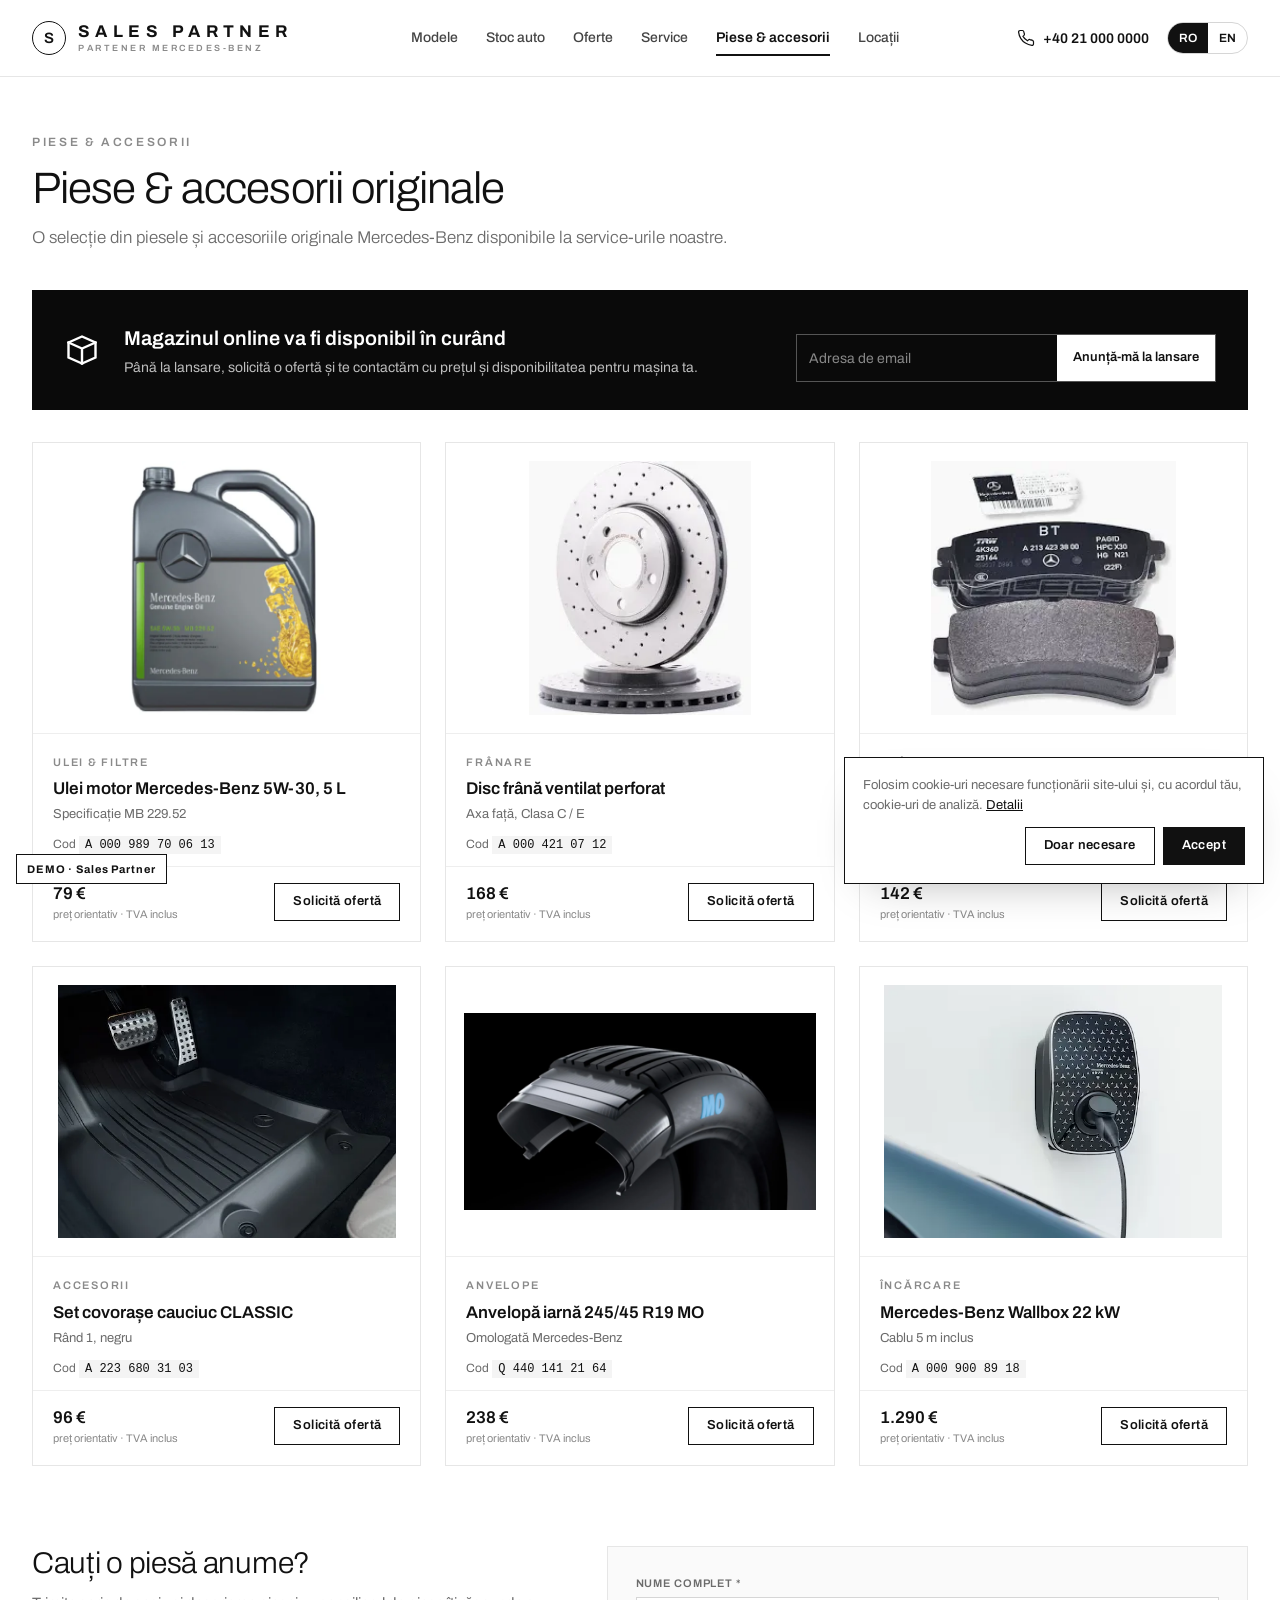
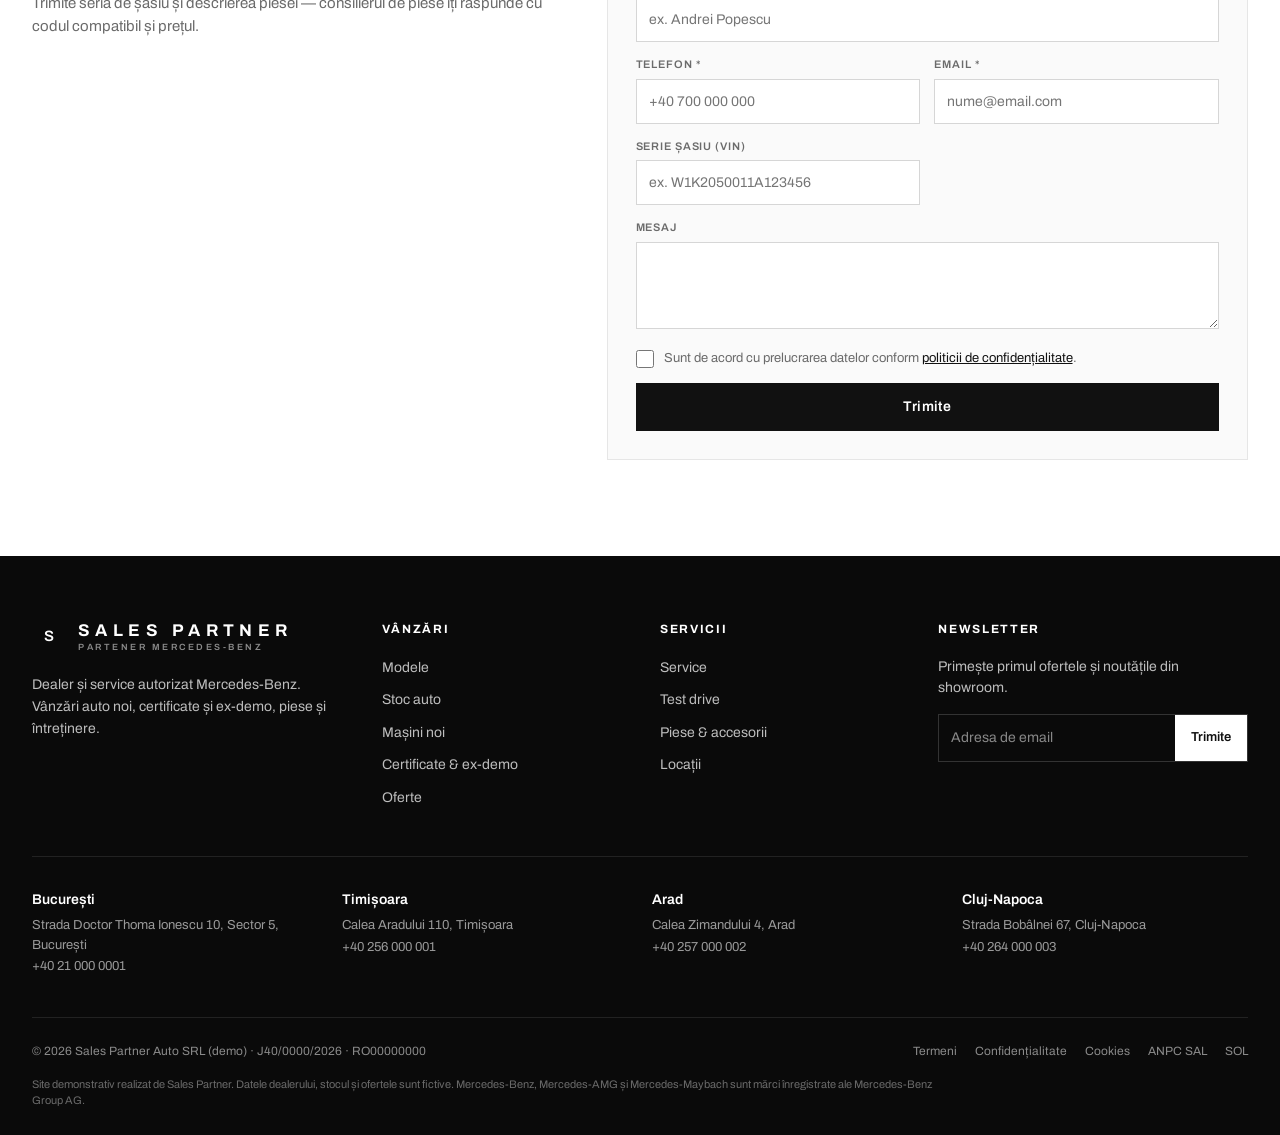
<file: piese.html>
<!doctype html>
<html lang="ro">
<head>
<meta charset="utf-8">
<meta name="viewport" content="width=device-width, initial-scale=1, viewport-fit=cover">
<title>Sales Partner · Mercedes-Benz (demo)</title>
<meta name="description" content="Sales Partner — dealer autorizat Mercedes-Benz (site demonstrativ): gama de modele, stoc auto nou, certificat și ex-demo, oferte, programare service, piese și locații în București, Timișoara, Arad și Cluj-Napoca.">
<meta name="robots" content="noindex, nofollow">
<meta name="theme-color" content="#0a0a0a">
<link rel="icon" href="assets/img/favicon.svg" type="image/svg+xml">
<link rel="preload" href="assets/fonts/archivo-latin-300-normal.woff2" as="font" type="font/woff2" crossorigin>
<link rel="preload" href="assets/fonts/archivo-latin-600-normal.woff2" as="font" type="font/woff2" crossorigin>
<link rel="stylesheet" href="assets/css/site.css">
</head>
<body data-page="parts">
<a class="sr" href="#main">Skip to content</a>
<div id="site-header"></div>
<main id="main"></main>
<div id="site-footer"></div>
<script src="assets/js/data.js"></script>
<script src="assets/js/i18n.js"></script>
<script src="assets/js/core.js"></script>
<script src="assets/js/pages.js"></script>
</body>
</html>
</file>
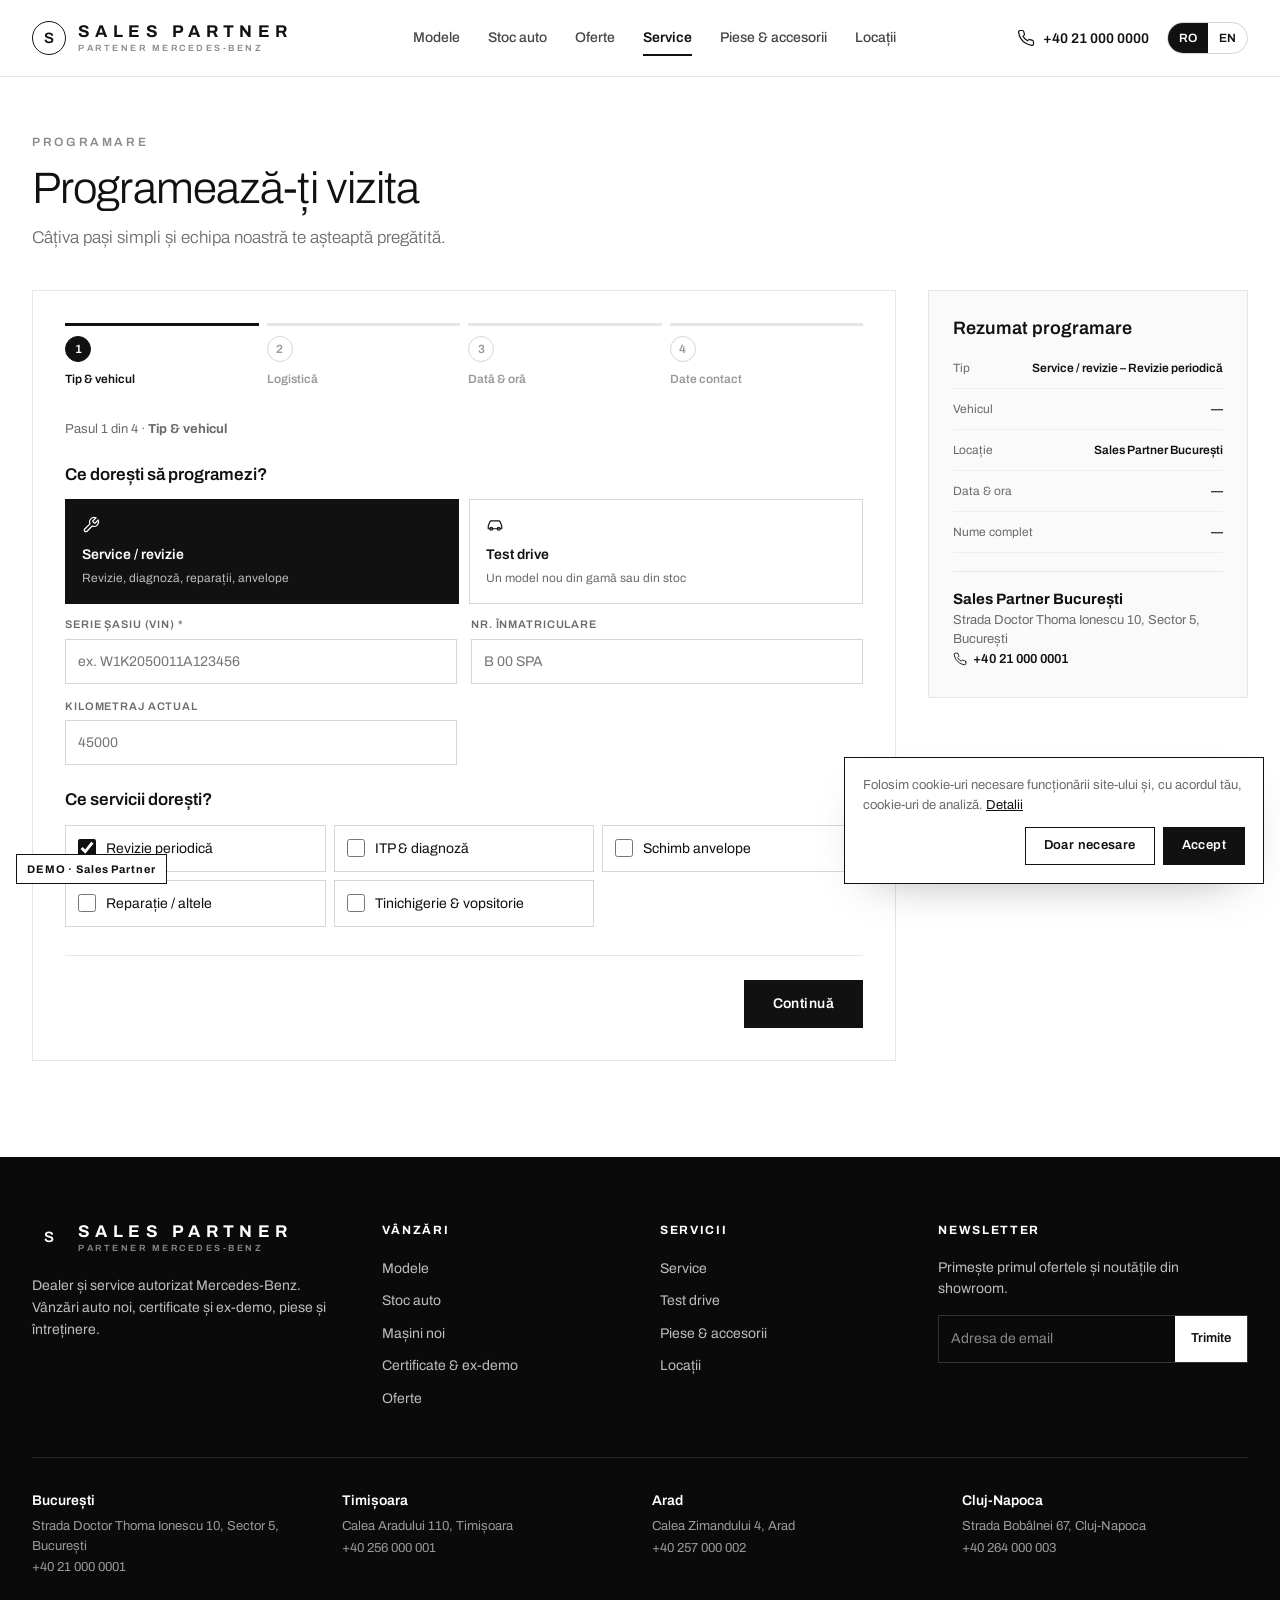
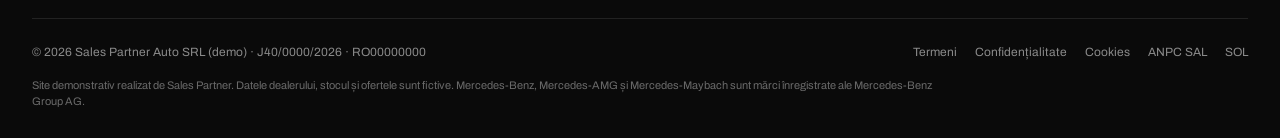
<file: service.html>
<!doctype html>
<html lang="ro">
<head>
<meta charset="utf-8">
<meta name="viewport" content="width=device-width, initial-scale=1, viewport-fit=cover">
<title>Sales Partner · Mercedes-Benz (demo)</title>
<meta name="description" content="Sales Partner — dealer autorizat Mercedes-Benz (site demonstrativ): gama de modele, stoc auto nou, certificat și ex-demo, oferte, programare service, piese și locații în București, Timișoara, Arad și Cluj-Napoca.">
<meta name="robots" content="noindex, nofollow">
<meta name="theme-color" content="#0a0a0a">
<link rel="icon" href="assets/img/favicon.svg" type="image/svg+xml">
<link rel="preload" href="assets/fonts/archivo-latin-300-normal.woff2" as="font" type="font/woff2" crossorigin>
<link rel="preload" href="assets/fonts/archivo-latin-600-normal.woff2" as="font" type="font/woff2" crossorigin>
<link rel="stylesheet" href="assets/css/site.css">
</head>
<body data-page="service">
<a class="sr" href="#main">Skip to content</a>
<div id="site-header"></div>
<main id="main"></main>
<div id="site-footer"></div>
<script src="assets/js/data.js"></script>
<script src="assets/js/i18n.js"></script>
<script src="assets/js/core.js"></script>
<script src="assets/js/pages.js"></script>
</body>
</html>
</file>
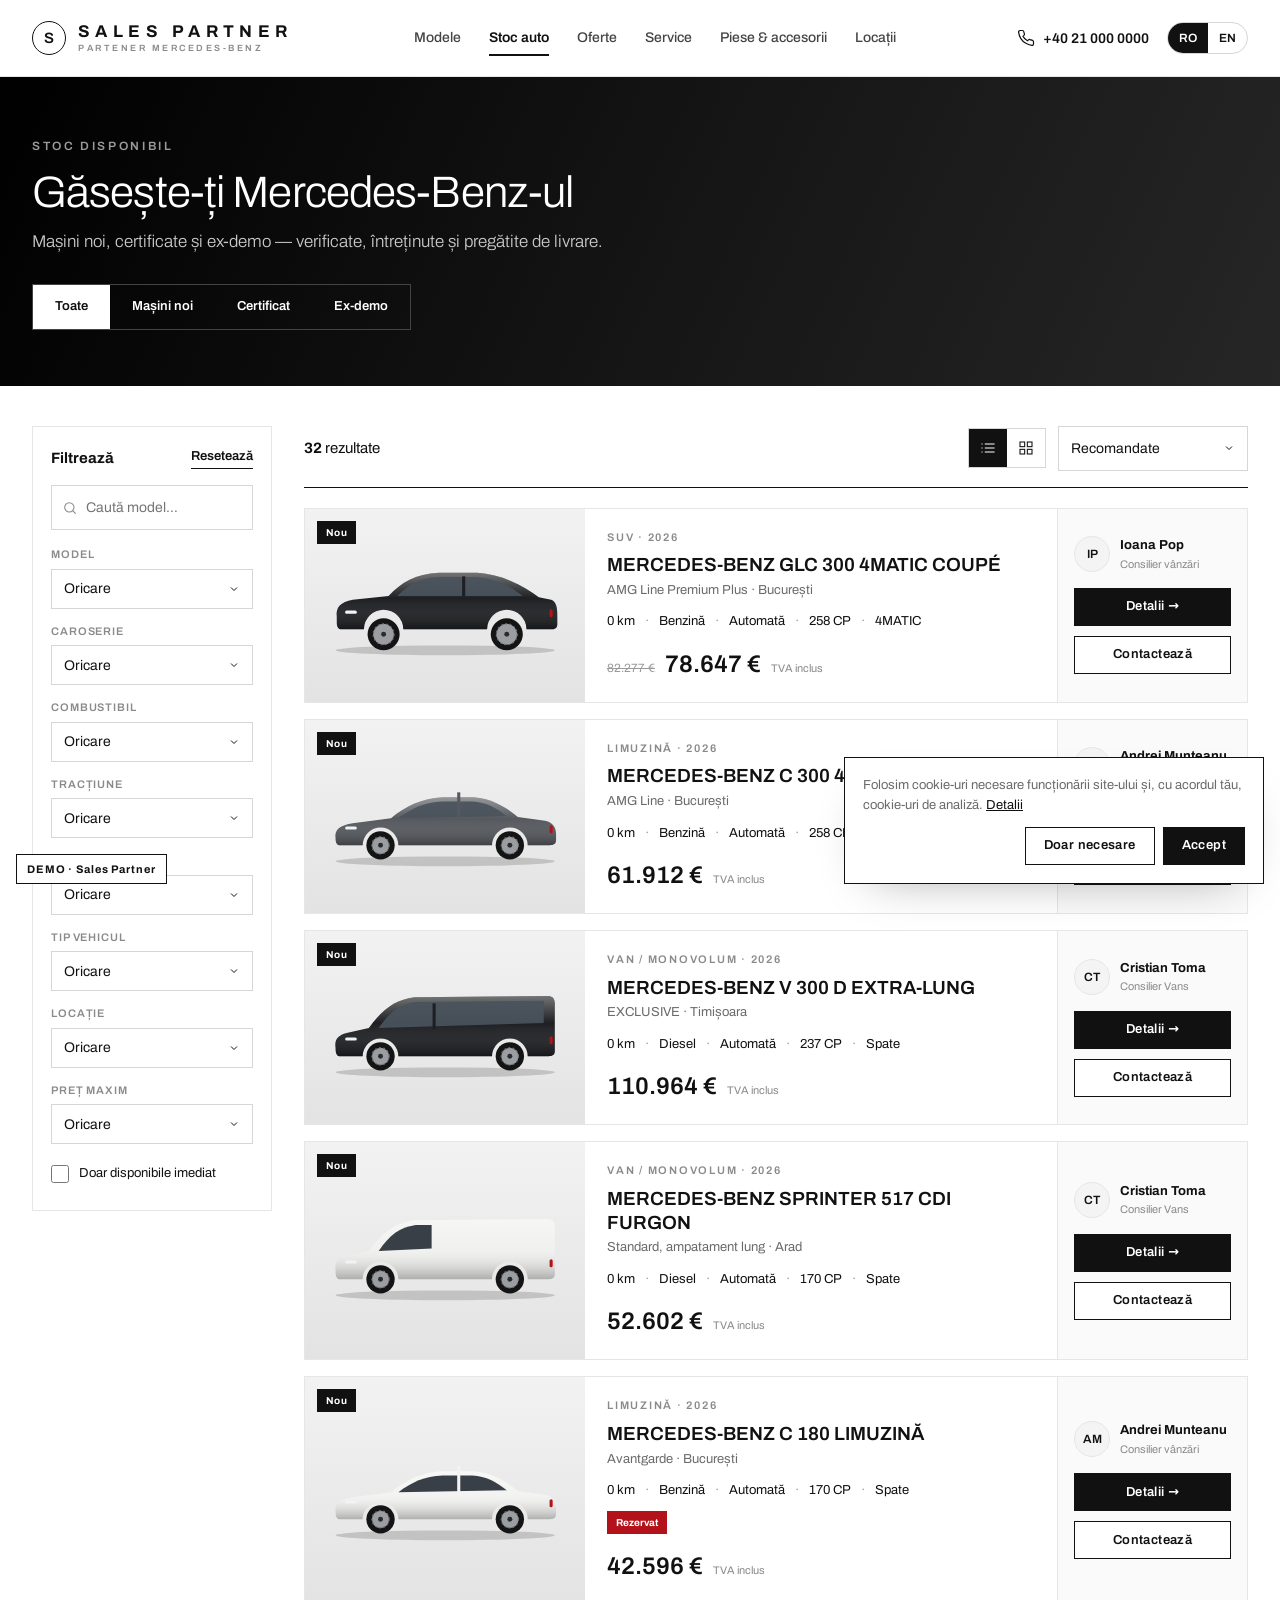
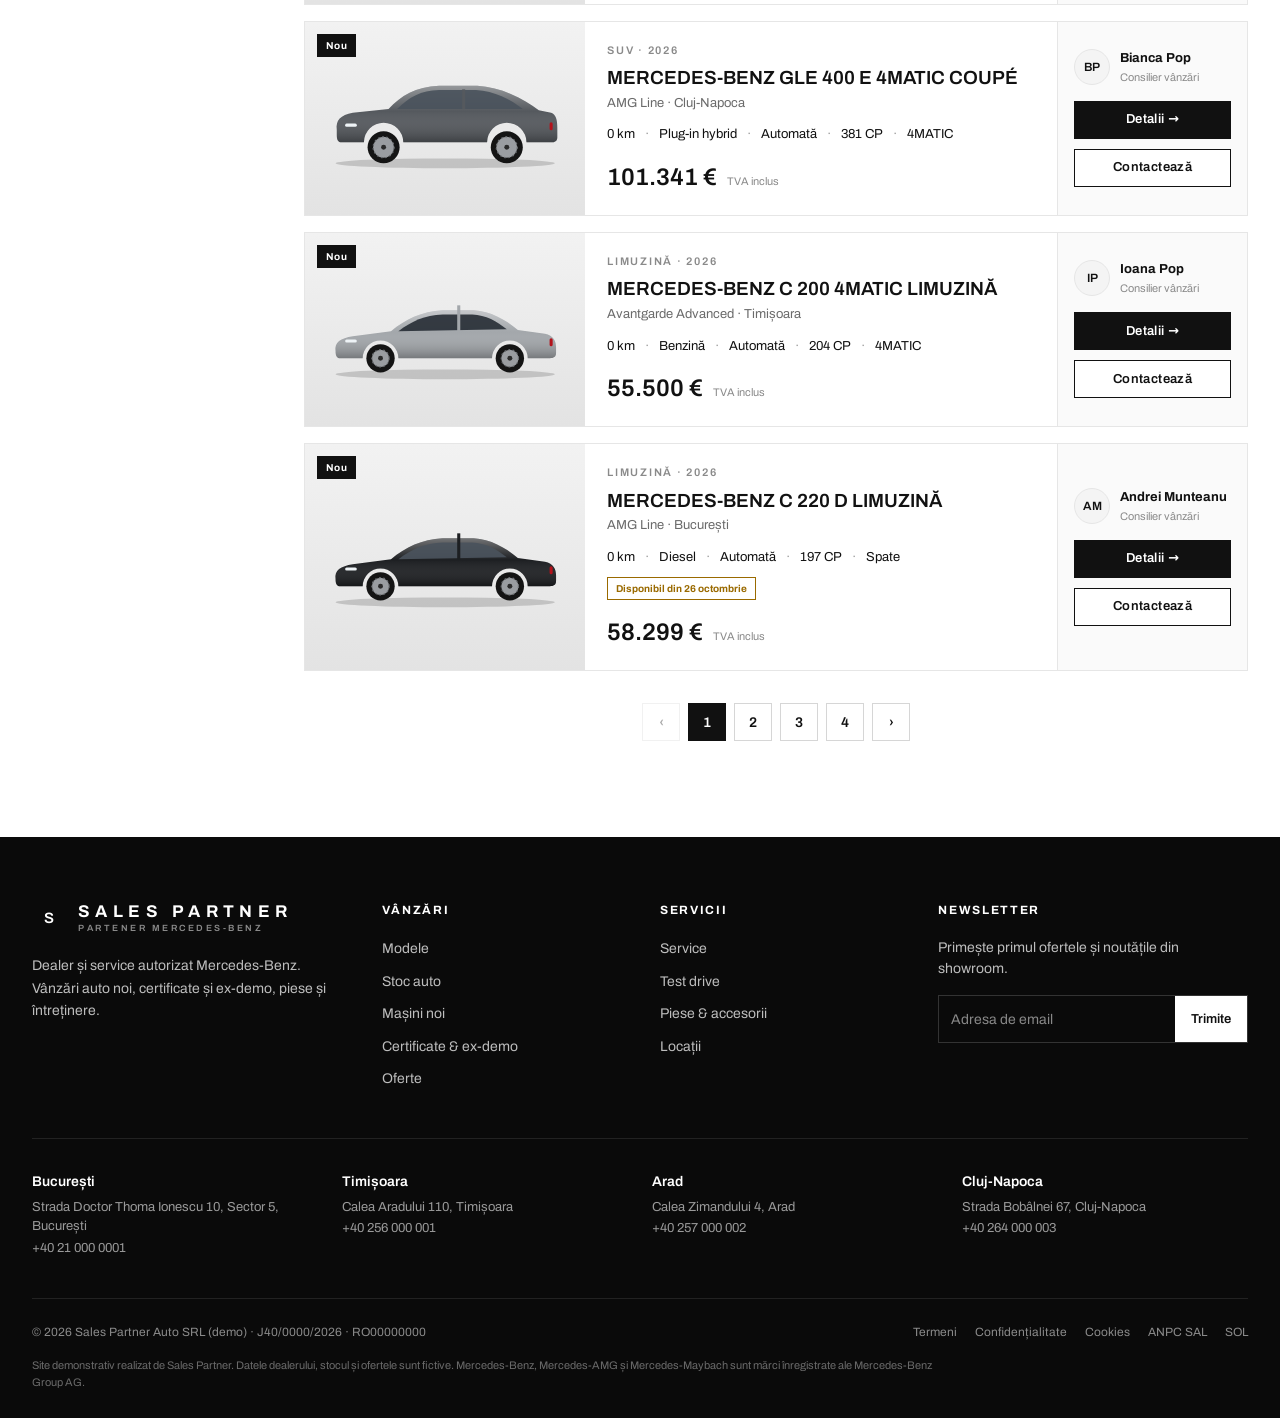
<file: stoc.html>
<!doctype html>
<html lang="ro">
<head>
<meta charset="utf-8">
<meta name="viewport" content="width=device-width, initial-scale=1, viewport-fit=cover">
<title>Sales Partner · Mercedes-Benz (demo)</title>
<meta name="description" content="Sales Partner — dealer autorizat Mercedes-Benz (site demonstrativ): gama de modele, stoc auto nou, certificat și ex-demo, oferte, programare service, piese și locații în București, Timișoara, Arad și Cluj-Napoca.">
<meta name="robots" content="noindex, nofollow">
<meta name="theme-color" content="#0a0a0a">
<link rel="icon" href="assets/img/favicon.svg" type="image/svg+xml">
<link rel="preload" href="assets/fonts/archivo-latin-300-normal.woff2" as="font" type="font/woff2" crossorigin>
<link rel="preload" href="assets/fonts/archivo-latin-600-normal.woff2" as="font" type="font/woff2" crossorigin>
<link rel="stylesheet" href="assets/css/site.css">
</head>
<body data-page="stock">
<a class="sr" href="#main">Skip to content</a>
<div id="site-header"></div>
<main id="main"></main>
<div id="site-footer"></div>
<script src="assets/js/data.js"></script>
<script src="assets/js/i18n.js"></script>
<script src="assets/js/core.js"></script>
<script src="assets/js/pages.js"></script>
</body>
</html>
</file>
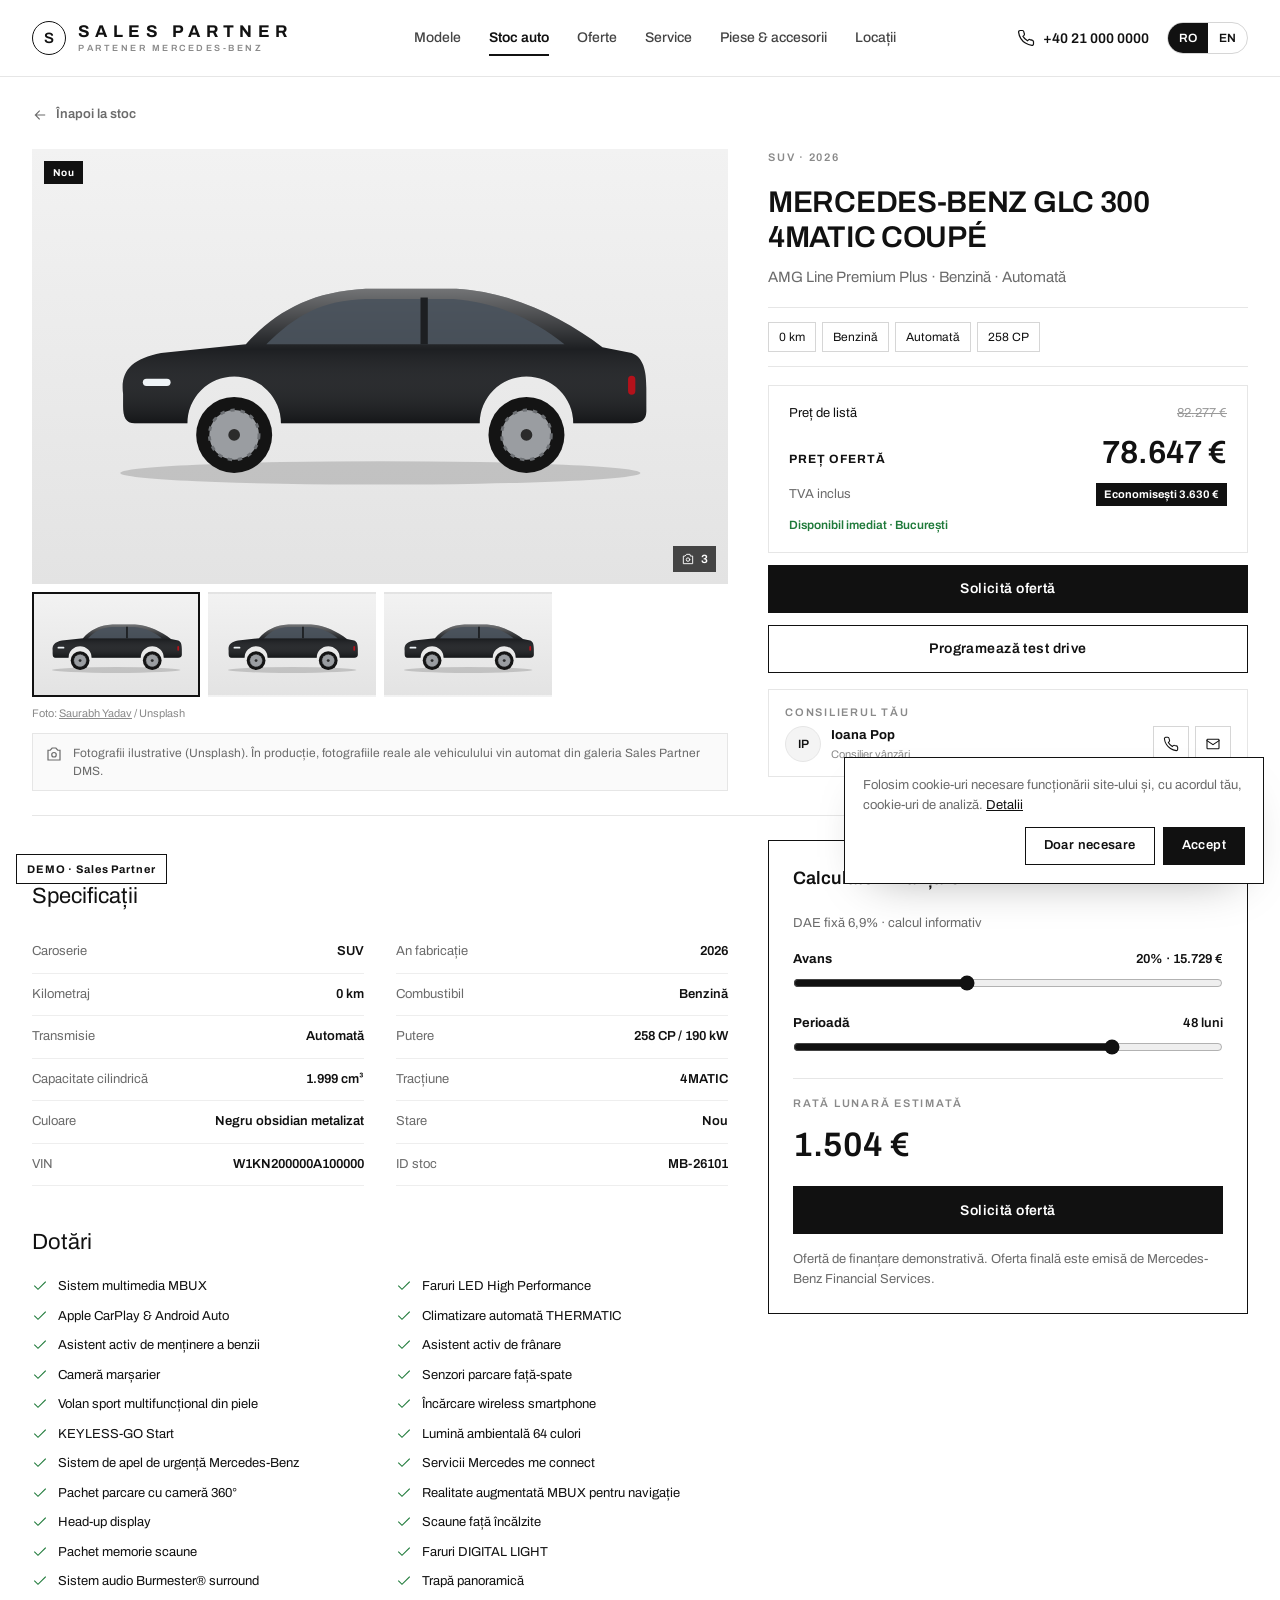
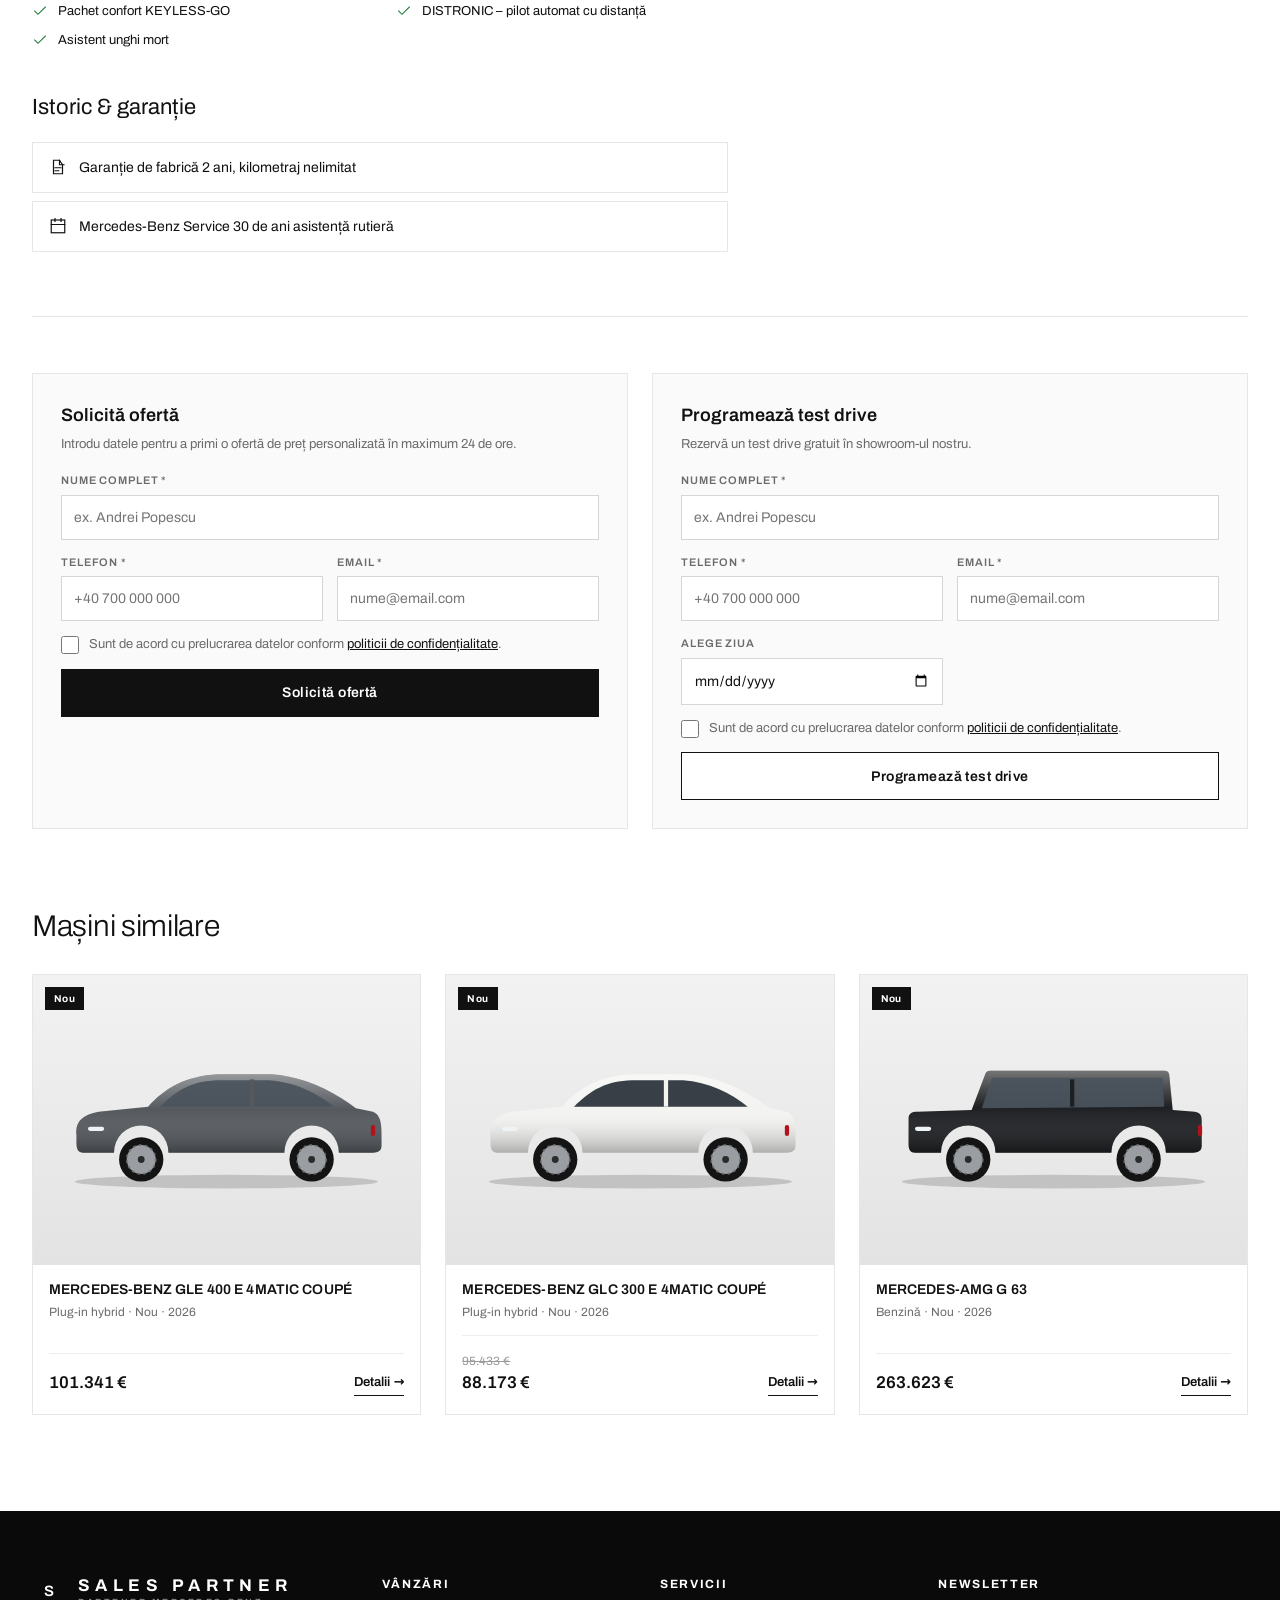
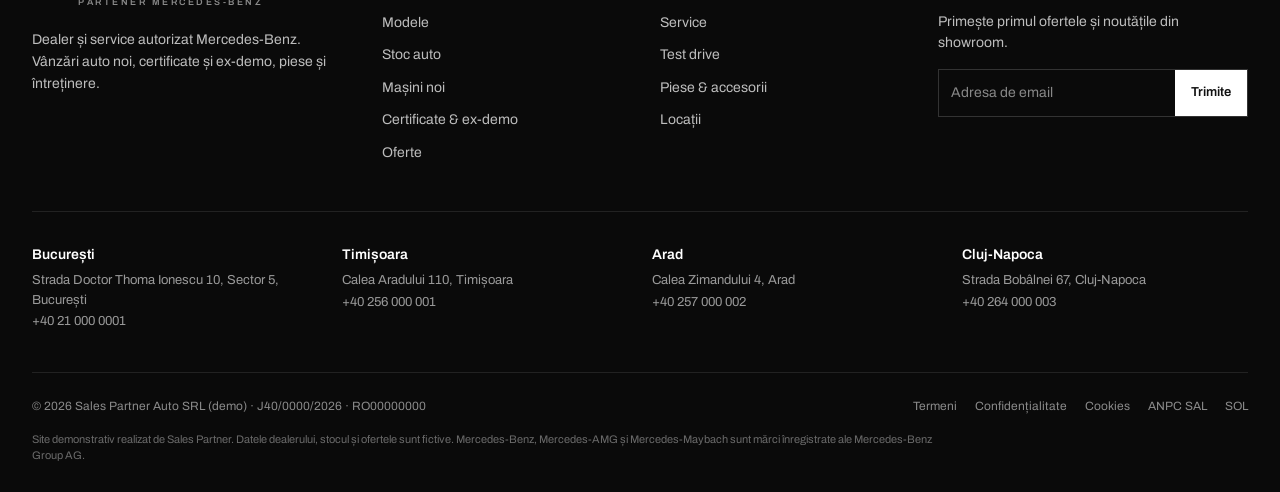
<file: vehicul.html>
<!doctype html>
<html lang="ro">
<head>
<meta charset="utf-8">
<meta name="viewport" content="width=device-width, initial-scale=1, viewport-fit=cover">
<title>Sales Partner · Mercedes-Benz (demo)</title>
<meta name="description" content="Sales Partner — dealer autorizat Mercedes-Benz (site demonstrativ): gama de modele, stoc auto nou, certificat și ex-demo, oferte, programare service, piese și locații în București, Timișoara, Arad și Cluj-Napoca.">
<meta name="robots" content="noindex, nofollow">
<meta name="theme-color" content="#0a0a0a">
<link rel="icon" href="assets/img/favicon.svg" type="image/svg+xml">
<link rel="preload" href="assets/fonts/archivo-latin-300-normal.woff2" as="font" type="font/woff2" crossorigin>
<link rel="preload" href="assets/fonts/archivo-latin-600-normal.woff2" as="font" type="font/woff2" crossorigin>
<link rel="stylesheet" href="assets/css/site.css">
</head>
<body data-page="vehicle">
<a class="sr" href="#main">Skip to content</a>
<div id="site-header"></div>
<main id="main"></main>
<div id="site-footer"></div>
<script src="assets/js/data.js"></script>
<script src="assets/js/i18n.js"></script>
<script src="assets/js/core.js"></script>
<script src="assets/js/pages.js"></script>
</body>
</html>
</file>
<file: assets/css/site.css>
/* =====================================================================
   Sales Partner · Mercedes-Benz dealer — C&I from the dealer sample:
   Archivo 300–700, black / white, square corners, letter-spaced caps.
   ===================================================================== */
@font-face{font-family:'Archivo';font-style:normal;font-display:swap;font-weight:300;src:url(../fonts/archivo-latin-ext-300-normal.woff2) format('woff2');unicode-range:U+0100-02AF,U+0304,U+0308,U+0329,U+1E00-1E9F,U+1EF2-1EFF,U+2020,U+20A0-20AB,U+20AD-20C0,U+2113,U+2C60-2C7F,U+A720-A7FF}
@font-face{font-family:'Archivo';font-style:normal;font-display:swap;font-weight:300;src:url(../fonts/archivo-latin-300-normal.woff2) format('woff2');unicode-range:U+0000-00FF,U+0131,U+0152-0153,U+02BB-02BC,U+02C6,U+02DA,U+02DC,U+0304,U+0308,U+0329,U+2000-206F,U+20AC,U+2122,U+2191,U+2193,U+2212,U+2215,U+FEFF,U+FFFD}
@font-face{font-family:'Archivo';font-style:normal;font-display:swap;font-weight:400;src:url(../fonts/archivo-latin-ext-400-normal.woff2) format('woff2');unicode-range:U+0100-02AF,U+0304,U+0308,U+0329,U+1E00-1E9F,U+1EF2-1EFF,U+2020,U+20A0-20AB,U+20AD-20C0,U+2113,U+2C60-2C7F,U+A720-A7FF}
@font-face{font-family:'Archivo';font-style:normal;font-display:swap;font-weight:400;src:url(../fonts/archivo-latin-400-normal.woff2) format('woff2');unicode-range:U+0000-00FF,U+0131,U+0152-0153,U+02BB-02BC,U+02C6,U+02DA,U+02DC,U+0304,U+0308,U+0329,U+2000-206F,U+20AC,U+2122,U+2191,U+2193,U+2212,U+2215,U+FEFF,U+FFFD}
@font-face{font-family:'Archivo';font-style:normal;font-display:swap;font-weight:500;src:url(../fonts/archivo-latin-ext-500-normal.woff2) format('woff2');unicode-range:U+0100-02AF,U+0304,U+0308,U+0329,U+1E00-1E9F,U+1EF2-1EFF,U+2020,U+20A0-20AB,U+20AD-20C0,U+2113,U+2C60-2C7F,U+A720-A7FF}
@font-face{font-family:'Archivo';font-style:normal;font-display:swap;font-weight:500;src:url(../fonts/archivo-latin-500-normal.woff2) format('woff2');unicode-range:U+0000-00FF,U+0131,U+0152-0153,U+02BB-02BC,U+02C6,U+02DA,U+02DC,U+0304,U+0308,U+0329,U+2000-206F,U+20AC,U+2122,U+2191,U+2193,U+2212,U+2215,U+FEFF,U+FFFD}
@font-face{font-family:'Archivo';font-style:normal;font-display:swap;font-weight:600;src:url(../fonts/archivo-latin-ext-600-normal.woff2) format('woff2');unicode-range:U+0100-02AF,U+0304,U+0308,U+0329,U+1E00-1E9F,U+1EF2-1EFF,U+2020,U+20A0-20AB,U+20AD-20C0,U+2113,U+2C60-2C7F,U+A720-A7FF}
@font-face{font-family:'Archivo';font-style:normal;font-display:swap;font-weight:600;src:url(../fonts/archivo-latin-600-normal.woff2) format('woff2');unicode-range:U+0000-00FF,U+0131,U+0152-0153,U+02BB-02BC,U+02C6,U+02DA,U+02DC,U+0304,U+0308,U+0329,U+2000-206F,U+20AC,U+2122,U+2191,U+2193,U+2212,U+2215,U+FEFF,U+FFFD}
@font-face{font-family:'Archivo';font-style:normal;font-display:swap;font-weight:700;src:url(../fonts/archivo-latin-ext-700-normal.woff2) format('woff2');unicode-range:U+0100-02AF,U+0304,U+0308,U+0329,U+1E00-1E9F,U+1EF2-1EFF,U+2020,U+20A0-20AB,U+20AD-20C0,U+2113,U+2C60-2C7F,U+A720-A7FF}
@font-face{font-family:'Archivo';font-style:normal;font-display:swap;font-weight:700;src:url(../fonts/archivo-latin-700-normal.woff2) format('woff2');unicode-range:U+0000-00FF,U+0131,U+0152-0153,U+02BB-02BC,U+02C6,U+02DA,U+02DC,U+0304,U+0308,U+0329,U+2000-206F,U+20AC,U+2122,U+2191,U+2193,U+2212,U+2215,U+FEFF,U+FFFD}

:root{--ink:#111;--black:#0a0a0a;--g9:#3a3a3a;--g7:#6b6b6b;--g6:#8a8a8a;--g5:#9a9a9a;--g3:#d6d6d6;--g2:#e6e6e6;--g1:#f4f4f4;--g0:#fafafa;--white:#fff;--ok:#1f7a3a;--warn:#9a6a00;--err:#b3121b;
  --font:'Archivo',system-ui,'Helvetica Neue',Helvetica,Arial,sans-serif;--w:1280px;--px:32px;--shadow:0 18px 50px -28px rgba(0,0,0,.4)}
*,*::before,*::after{box-sizing:border-box;margin:0;padding:0}
html{-webkit-text-size-adjust:100%;scroll-behavior:smooth}
body{font-family:var(--font);color:var(--ink);background:#fff;line-height:1.5;-webkit-font-smoothing:antialiased;font-size:15px;overflow-x:hidden}
img,svg{display:block;max-width:100%}
a{color:inherit;text-decoration:none}
button,input,select,textarea{font:inherit;color:inherit}
button{cursor:pointer;background:none;border:0}
::selection{background:#111;color:#fff}
:focus-visible{outline:2px solid #111;outline-offset:2px}
.sr{position:absolute;width:1px;height:1px;overflow:hidden;clip:rect(0 0 0 0);white-space:nowrap}
.ic{width:18px;height:18px;flex:none}
.wrap{max-width:var(--w);margin:0 auto;padding:0 var(--px)}
.noscroll{overflow:hidden}
.muted{color:var(--g7)} .small{font-size:13px}
.eyebrow{font-size:12px;font-weight:600;letter-spacing:.22em;color:var(--g6);text-transform:uppercase;margin-bottom:14px}
.eyebrow--sm{font-size:11px;letter-spacing:.16em;margin-bottom:8px}
.eyebrow--dim{color:var(--g5)}
.h1{font-size:44px;font-weight:300;line-height:1.08;letter-spacing:-.02em}
.h1--md{font-size:36px;margin-bottom:24px}
.h2{font-size:30px;font-weight:300;letter-spacing:-.01em;line-height:1.15}
.h3{font-size:22px;font-weight:400;margin:40px 0 18px}
.h4{font-size:18px;font-weight:600;margin-bottom:6px}
.cap{font-size:13px;font-weight:700;letter-spacing:.08em;text-transform:uppercase;margin-bottom:16px}
.sec{padding-top:80px}
.sec--last{padding-bottom:96px}
.note{display:flex;gap:10px;align-items:flex-start;font-size:13px;color:var(--g7);background:var(--g0);border:1px solid var(--g2);padding:14px 16px;margin-top:28px}
.note .ic{margin-top:1px}
.note--sm{font-size:12px;padding:10px 12px;margin-top:12px}
.empty{padding:48px 0;text-align:center;color:var(--g7);border:1px dashed var(--g3)}

/* buttons & links */
.btn{display:inline-flex;align-items:center;justify-content:center;gap:10px;min-height:48px;padding:0 28px;font-size:14px;font-weight:600;letter-spacing:.03em;border:1px solid transparent;border-radius:0;transition:background .15s,color .15s,border-color .15s;text-align:center;white-space:nowrap}
.btn--ink{background:var(--ink);color:#fff}.btn--ink:hover{background:#000}
.btn--line{background:#fff;border-color:var(--ink);color:var(--ink)}.btn--line:hover{background:var(--ink);color:#fff}
.btn--white{background:#fff;color:var(--ink)}.btn--white:hover{background:var(--g2)}
.btn--ghost{background:transparent;color:#fff;border-color:#555}.btn--ghost:hover{border-color:#fff}
.btn--sm{min-height:38px;padding:0 18px;font-size:13px}
.btn--block{display:flex;width:100%}
.btnrow{display:flex;flex-wrap:wrap;gap:12px}
.btnrow--c{justify-content:center}
.ulink{display:inline-flex;align-items:center;gap:6px;font-size:14px;font-weight:600;border-bottom:1px solid var(--ink);padding-bottom:2px;white-space:nowrap}
.ulink--sm{font-size:13px}
.tlink{display:inline-flex;align-items:center;gap:6px;font-size:13px;font-weight:600}.tlink .ic{width:16px;height:16px}
.back{display:inline-flex;align-items:center;gap:8px;font-size:13px;font-weight:600;color:var(--g7);margin:28px 0 24px}.back .ic{width:16px;height:16px}

/* header */
.hdr{position:sticky;top:0;z-index:50;background:#fff;border-bottom:1px solid var(--g2)}
.hdr__in{height:76px;display:flex;align-items:center;justify-content:space-between;gap:24px}
.wm{display:inline-flex;align-items:center;gap:12px;line-height:1}
.wm__s{width:34px;height:34px;border:1.5px solid currentColor;border-radius:50%;display:flex;align-items:center;justify-content:center;font-size:15px;font-weight:600;flex:none}
.wm__t{display:flex;flex-direction:column}
.wm__t strong{font-size:17px;font-weight:700;letter-spacing:.32em;white-space:nowrap}
.wm__t small{font-size:9px;font-weight:600;letter-spacing:.28em;color:var(--g6);margin-top:4px;white-space:nowrap}
.wm--inv{color:#fff}.wm--inv .wm__s{border-color:transparent}
.nav{display:flex;align-items:center;gap:28px;font-size:14px;font-weight:500}
.nav a{color:#444;padding:6px 0;border-bottom:2px solid transparent;white-space:nowrap}
.nav a:hover{color:var(--ink)}
.nav a.is-on{color:var(--ink);font-weight:600;border-bottom-color:var(--ink)}
.hdr__r{display:flex;align-items:center;gap:18px}
.hdr__tel{display:flex;align-items:center;gap:8px;font-size:14px;font-weight:600;white-space:nowrap}
.lang{display:inline-flex;border:1px solid var(--g3);border-radius:999px;overflow:hidden;font-size:12px;font-weight:600}
.lang button{padding:6px 11px}
.lang button.is-on{background:var(--ink);color:#fff}
.burger{display:none;width:40px;height:40px;align-items:center;justify-content:center}.burger .ic{width:22px;height:22px}
.mnav{border-top:1px solid var(--g2);background:#fff}
.mnav .wrap{display:flex;flex-direction:column;padding-top:6px;padding-bottom:10px}
.mnav a{padding:14px 0;border-bottom:1px solid #f0f0f0;font-weight:500;display:flex;gap:10px;align-items:center}
.mnav a:last-child{border-bottom:0}
.mnav a.is-on{font-weight:700}

/* page heads */
.phead{padding:56px 0 40px}
.phead__sub{font-size:17px;color:var(--g7);margin-top:12px;max-width:720px;font-weight:300}
.phead--dark{background:linear-gradient(115deg,#000 0%,#161616 55%,#262626 100%);color:#fff;padding:60px 0 56px}
.phead--dark .eyebrow{color:var(--g5)} .phead--dark .phead__sub{color:#c9c9c9}
.segs{display:inline-flex;margin-top:30px;border:1px solid #444;flex-wrap:wrap}
.segs button{padding:12px 22px;font-size:13px;font-weight:600;color:#fff}
.segs button.is-on{background:#fff;color:var(--ink)}
.segs--light{border-color:var(--g3);margin:48px 0 32px}
.segs--light button{color:var(--ink)}
.segs--light button.is-on{background:var(--ink);color:#fff}

/* hero */
.hero{background:linear-gradient(115deg,#000 0%,#161616 55%,#262626 100%);color:#fff;overflow:hidden}
.hero__in{display:grid;grid-template-columns:1fr 1fr;gap:48px;align-items:center;min-height:560px;padding-top:64px;padding-bottom:104px}
.hero__h{font-size:56px;font-weight:300;line-height:1.06;letter-spacing:-.02em}
.hero__p{font-size:18px;color:#c9c9c9;max-width:480px;margin:22px 0 34px;font-weight:300}
.stats{display:flex;gap:56px;margin-top:44px;padding-top:28px;border-top:1px solid #333}
.stats strong{display:block;font-size:30px;font-weight:300}
.stats span{font-size:11px;color:var(--g5);letter-spacing:.08em;text-transform:uppercase}
.hero__img{position:relative;aspect-ratio:16/10;overflow:hidden}
.hero__img img{width:100%;height:100%;object-fit:cover;object-position:50% 52%}

/* quick search */
.qsearch{background:#fff;border:1px solid var(--g2);box-shadow:var(--shadow);margin-top:-48px;position:relative;z-index:2;padding:0 20px 20px}
.qsearch__tabs{display:flex;gap:24px;border-bottom:1px solid #eee;margin-bottom:18px}
.qsearch__tabs button{padding:16px 0 12px;font-size:13px;font-weight:600;color:var(--g7);border-bottom:2px solid transparent;margin-bottom:-1px}
.qsearch__tabs button.is-on{color:var(--ink);border-bottom-color:var(--ink)}
.qsearch__row{display:grid;grid-template-columns:repeat(4,1fr) auto;gap:12px;align-items:end}
.qsearch label span,.fsel span{display:block;font-size:11px;font-weight:600;letter-spacing:.08em;color:var(--g6);margin-bottom:6px;text-transform:uppercase}
select,input:not([type]),input[type=text],input[type=email],input[type=tel],input[type=number],input[type=search],input[type=date],textarea{width:100%;border:1px solid var(--g3);border-radius:0;background:#fff;padding:11px 12px;font-size:14px;min-height:44px}
select{appearance:none;background-image:url("data:image/svg+xml,%3Csvg xmlns='http://www.w3.org/2000/svg' width='12' height='12' viewBox='0 0 24 24' fill='none' stroke='%23111' stroke-width='2'%3E%3Cpath d='m6 9 6 6 6-6'/%3E%3C/svg%3E");background-repeat:no-repeat;background-position:right 12px center;padding-right:34px}
input:focus,select:focus,textarea:focus{outline:none;border-color:var(--ink)}
[aria-invalid]{border-color:var(--err)!important}
.qsearch .btn{min-height:44px;padding:0 32px}

/* section head */
.shead{display:flex;align-items:flex-end;justify-content:space-between;gap:20px;margin-bottom:30px}

/* grids */
.grid4{display:grid;grid-template-columns:repeat(4,1fr);gap:24px}
.grid3{display:grid;grid-template-columns:repeat(3,1fr);gap:24px}

/* car stage */
.stage{position:relative;background:linear-gradient(180deg,#f2f2f2 0%,#e3e3e3 100%);display:flex;align-items:center;justify-content:center;aspect-ratio:4/3;overflow:hidden}
.stage .carsvg{width:88%}
.stage--dark{background:radial-gradient(120% 90% at 60% 30%,#3a3a3a 0%,#161616 70%)}
.stage--warm{background:linear-gradient(180deg,#efe9e1 0%,#d9d0c3 100%)}
.stage--cool{background:linear-gradient(180deg,#e6ecf1 0%,#c9d3dc 100%)}
.badge{position:absolute;top:12px;left:12px;z-index:1;background:#fff;color:var(--ink);border:1px solid var(--ink);font-size:10px;font-weight:700;letter-spacing:.04em;padding:3px 8px}
.badge--ink{background:var(--ink);color:#fff}
.stag{position:absolute;top:12px;right:12px;z-index:1;font-size:10px;font-weight:700;padding:3px 8px;background:#fff;border:1px solid var(--g3)}
.stag--reserved{background:var(--err);border-color:var(--err);color:#fff}
.stag--incoming{background:#fff;color:var(--warn);border-color:var(--warn)}
.stag--inline{position:static;display:inline-block;margin-top:10px}

/* stock card */
.ccard{border:1px solid var(--g2);display:flex;flex-direction:column;background:#fff;transition:box-shadow .2s}
.ccard:hover{box-shadow:0 16px 40px -24px rgba(0,0,0,.45)}
.ccard__img{display:block;position:relative}
.ccard__b{padding:16px 16px 18px;display:flex;flex-direction:column;flex:1}
.ccard__b h3{font-size:14px;font-weight:600;line-height:1.3;text-transform:uppercase;letter-spacing:.01em}
.ccard__b .muted{font-size:12px;margin-top:4px}
.ccard__f{display:flex;align-items:flex-end;justify-content:space-between;gap:10px;margin-top:auto;padding-top:16px;border-top:1px solid #eee}
.ccard__b > .muted{margin-bottom:14px}
.price{display:flex;flex-direction:column}
.price s{font-size:12px;color:var(--g5)}
.price strong{font-size:17px;font-weight:600}
.price small{font-size:11px;color:var(--g6)}
.price--lg{flex-direction:row;align-items:baseline;gap:10px;flex-wrap:wrap;margin-top:14px}
.price--lg strong{font-size:24px}

/* body tiles */
.tiles{display:grid;grid-template-columns:repeat(4,1fr);gap:16px}
.tile{border:1px solid var(--g2);padding:18px 18px 16px;display:flex;flex-direction:column;gap:2px;transition:border-color .15s}
.tile:hover{border-color:var(--ink)}
.tile__img{display:block;margin:0 -6px 8px}
.tile strong{font-size:15px;font-weight:600}
.tile small{font-size:12px;color:var(--g6)}
.tile--all{background:var(--ink);color:#fff;justify-content:flex-end;border-color:var(--ink)}
.tile--all small{color:var(--g5)}

/* band */
.band{background:var(--black);color:#fff;padding:44px 48px;display:flex;align-items:center;justify-content:space-between;gap:32px}
.band__h{font-size:28px;font-weight:300;margin-bottom:8px}
.band p{color:#bdbdbd;max-width:620px;font-size:14px}

/* service cards */
.scard{border:1px solid var(--g2);padding:28px;display:flex;flex-direction:column;gap:10px;transition:border-color .15s}
.scard:hover{border-color:var(--ink)}
.scard .ic{width:26px;height:26px}
.scard h3{font-size:17px;font-weight:600;margin-top:6px}
.scard p{font-size:14px;color:var(--g7);flex:1}
.scard .ulink{align-self:flex-start;margin-top:12px}
.cta{background:var(--g0);border:1px solid var(--g2);padding:48px 24px;text-align:center}
.cta h2{font-size:22px;font-weight:600}
.cta p{color:var(--g7);margin:8px 0 22px}

/* ===== Modele wrapper ===== */
.mlay{display:grid;grid-template-columns:260px 1fr;gap:40px;align-items:start;padding-bottom:96px}
.mside{position:sticky;top:100px}
.mside__h{display:flex;justify-content:space-between;align-items:center;margin-bottom:18px}
.mside__h strong{font-size:15px}
.mside__apply,.mfbtn,.sfbtn{display:none}
.switch{display:flex;align-items:center;gap:12px;font-size:14px;font-weight:500;padding:14px 0;border-top:1px solid var(--g2);cursor:pointer}
.switch input{position:absolute;opacity:0}
.switch__t{width:40px;height:22px;border-radius:999px;background:var(--g3);position:relative;flex:none;transition:background .15s}
.switch__t::after{content:'';position:absolute;top:3px;left:3px;width:16px;height:16px;border-radius:50%;background:#fff;transition:transform .15s}
.switch input:checked + .switch__t{background:var(--ink)}
.switch input:checked + .switch__t::after{transform:translateX(18px)}
.switch input:focus-visible + .switch__t{outline:2px solid #111;outline-offset:2px}
.fgrp{border-top:1px solid var(--g2);padding:14px 0}
.fgrp summary{list-style:none;display:flex;justify-content:space-between;align-items:center;font-size:14px;font-weight:600;cursor:pointer}
.fgrp summary::-webkit-details-marker{display:none}
.fgrp[open] summary .ic{transform:rotate(180deg)}
.fgrp summary + *{margin-top:10px}
.cbx{display:flex;align-items:center;gap:10px;font-size:14px;padding:6px 0;cursor:pointer}
.cbx input{width:18px;height:18px;accent-color:#111;flex:none}
.cbx em{margin-left:auto;font-style:normal;font-size:12px;color:var(--g6)}
.range input{width:100%;accent-color:#111}
.range p{font-size:13px;color:var(--g7);margin-top:6px}
.mbar{display:flex;justify-content:space-between;align-items:center;gap:16px;margin-bottom:24px;padding-bottom:16px;border-bottom:1px solid var(--ink)}
.sel select{min-width:200px}
.mgroup{margin-bottom:48px}
.mgroup__h{font-size:24px;font-weight:300;margin-bottom:18px;display:flex;align-items:baseline;gap:10px}
.mgroup__h span{font-size:13px;color:var(--g6);font-weight:500}
.mgrid{display:grid;grid-template-columns:repeat(3,1fr);gap:16px}
.mcard{display:flex;flex-direction:column;background:var(--g1);border-radius:8px;overflow:hidden;transition:background .15s,box-shadow .2s}
.mcard:hover{background:#ececec;box-shadow:0 14px 34px -24px rgba(0,0,0,.5)}
.mcard__a{display:flex;flex-direction:column;padding:18px 20px 16px;flex:1}
.mcard__top{display:flex;justify-content:space-between;align-items:center;gap:8px;min-height:20px}
.mcard__brand{font-size:10px;font-weight:700;letter-spacing:.18em;text-transform:uppercase;color:var(--g7)}
.mcard__brand--amg{color:var(--ink)}
.mcard__brand--maybach{color:#6a5a3c}
.mcard__new{font-size:10px;font-weight:700;letter-spacing:.06em;background:var(--ink);color:#fff;padding:2px 7px;text-transform:uppercase}
.mcard__name{font-size:21px;font-weight:300;line-height:1.2;margin-top:10px;min-height:50px}
.mcard__chips{display:flex;flex-wrap:wrap;gap:6px;margin-top:10px}
.mcard__chips span{font-size:11px;font-weight:500;background:#fff;border:1px solid var(--g3);padding:2px 8px;border-radius:999px}
.mcard__img{position:relative;display:flex;align-items:center;aspect-ratio:16/9;overflow:hidden;border-radius:4px;margin:14px 0 12px;background:#e9e9e9}
.mcard__img img{position:absolute;inset:0;width:100%;height:100%;object-fit:cover;transition:transform .4s}
.mcard:hover .mcard__img img{transform:scale(1.03)}
.mcard__price{display:flex;flex-direction:column;margin-top:auto}
.mcard__price small{font-size:12px;color:var(--g7)}
.mcard__price strong{font-size:17px;font-weight:600}
.mcard__go{display:flex;align-items:center;gap:6px;font-size:12px;font-weight:600;margin-top:12px;padding-top:12px;border-top:1px solid var(--g3)}
.mcard__go .ic{width:14px;height:14px}
.mcard__stock{display:block;font-size:12px;font-weight:600;padding:10px 20px;background:#fff;border-top:1px solid var(--g2)}
.mcard__stock:hover{background:var(--ink);color:#fff}

/* ===== Stock ===== */
.slay{display:grid;grid-template-columns:240px 1fr;gap:32px;align-items:start;padding-top:40px;padding-bottom:96px}
.rail{border:1px solid var(--g2);padding:20px 18px;position:sticky;top:100px}
.rail__h{display:flex;justify-content:space-between;align-items:center;margin-bottom:16px}
.rail__h strong{font-size:15px}
.fsearch{display:flex;align-items:center;gap:8px;border:1px solid var(--g3);padding:0 10px;margin-bottom:16px}
.fsearch input{border:0;padding-left:0;min-height:40px}
.fsearch .ic{color:var(--g6);width:16px;height:16px}
.fsel{display:block;margin-bottom:14px}
.fsel select{min-height:40px;padding-top:8px;padding-bottom:8px}
.cbx--rail{font-size:13px}
.sbar{display:flex;justify-content:space-between;align-items:center;gap:12px;padding-bottom:16px;margin-bottom:20px;border-bottom:1px solid var(--ink)}
.sbar__r{display:flex;align-items:center;gap:12px}
.vsw{display:inline-flex;border:1px solid var(--g3)}
.vsw button{width:38px;height:38px;display:flex;align-items:center;justify-content:center}
.vsw button.is-on{background:var(--ink);color:#fff}
.vsw .ic{width:16px;height:16px}
.sbar .sel select{min-height:40px;min-width:190px}
.llist{display:flex;flex-direction:column;gap:16px}
.litem{display:grid;grid-template-columns:280px 1fr 190px;border:1px solid var(--g2);transition:box-shadow .2s}
.litem:hover{box-shadow:0 16px 40px -24px rgba(0,0,0,.45)}
.litem__img{position:relative;display:block}
.litem__img .stage{height:100%;aspect-ratio:auto;min-height:190px}
.litem__b{padding:20px 22px}
.litem__b h3{font-size:19px;font-weight:600;line-height:1.25;text-transform:uppercase}
.litem__b .muted{font-size:13px;margin-top:4px}
.dots{display:flex;flex-wrap:wrap;gap:4px 0;margin-top:12px;font-size:13px}
.dots span:not(:last-child)::after{content:'·';margin:0 10px;color:var(--g5)}
.litem__adv{background:var(--g0);border-left:1px solid var(--g2);padding:20px 16px;display:flex;flex-direction:column;gap:10px;justify-content:center}
.adv{display:flex;align-items:center;gap:10px;margin-bottom:6px}
.av{width:36px;height:36px;border-radius:50%;background:var(--g1);border:1px solid var(--g2);display:flex;align-items:center;justify-content:center;font-size:12px;font-weight:600;flex:none}
.adv strong{display:block;font-size:13px}
.adv small{display:block;font-size:11px;color:var(--g6)}
.pager{display:flex;justify-content:center;gap:8px;margin-top:32px}
.pager button{width:38px;height:38px;border:1px solid var(--g3);font-weight:600;font-size:14px}
.pager button.is-on{background:var(--ink);border-color:var(--ink);color:#fff}
.pager button:disabled{opacity:.35;cursor:default}

/* ===== Vehicle ===== */
.vd__top{display:grid;grid-template-columns:1.45fr 1fr;gap:40px;align-items:start}
.vd__main{aspect-ratio:16/10}
.vd__main .carsvg{width:84%}
.vd__thumbs{display:grid;grid-template-columns:repeat(4,1fr);gap:8px;margin-top:8px}
.vd__thumbs .stage{aspect-ratio:16/10;border:2px solid transparent}
.vd__thumbs .stage.is-on{border-color:var(--ink)}
.vd__side{display:flex;flex-direction:column;gap:12px}
.vd__h{font-size:30px;font-weight:600;line-height:1.15;letter-spacing:-.01em;text-transform:uppercase}
.chips{display:flex;flex-wrap:wrap;gap:6px;padding:14px 0;border-top:1px solid var(--g2);border-bottom:1px solid var(--g2);margin:6px 0}
.chips span{font-size:12px;border:1px solid var(--g3);padding:5px 10px}
.pbox{border:1px solid var(--g2);padding:18px 20px;display:flex;flex-direction:column;gap:6px}
.pbox__r{display:flex;justify-content:space-between;align-items:baseline;gap:10px;font-size:13px}
.pbox__r s{color:var(--g5)}
.pbox__r--main span{font-size:12px;font-weight:700;letter-spacing:.08em;text-transform:uppercase}
.pbox__r--main strong{font-size:32px;font-weight:600}
.save{font-style:normal;font-size:11px;font-weight:700;background:var(--ink);color:#fff;padding:3px 8px}
.pbox__st{font-size:12px;font-weight:600;color:var(--ok);margin-top:4px}
.pbox__st--reserved{color:var(--err)}.pbox__st--incoming{color:var(--warn)}
.advbox{border:1px solid var(--g2);padding:14px 16px;margin-top:4px}
.advbox .eyebrow{margin-bottom:6px}
.advbox__r{display:flex;align-items:center;justify-content:space-between;gap:10px}
.advbox__r .adv{margin:0}
.advbox__b{display:flex;gap:6px}
.ibtn{width:36px;height:36px;border:1px solid var(--g3);display:flex;align-items:center;justify-content:center}
.ibtn:hover{border-color:var(--ink)}
.ibtn .ic{width:16px;height:16px}
.vd__body{display:grid;grid-template-columns:1.45fr 1fr;gap:40px;align-items:start;margin-top:24px;padding-top:24px;border-top:1px solid var(--g2)}
.specs{display:grid;grid-template-columns:1fr 1fr;gap:0 32px}
.specs div{display:flex;justify-content:space-between;gap:12px;padding:11px 0;border-bottom:1px solid #eee;font-size:13px}
.specs dt{color:var(--g7)}
.specs dd{font-weight:600;text-align:right;word-break:break-word}
.specs--1{grid-template-columns:1fr}
.eqlist{list-style:none;display:grid;grid-template-columns:1fr 1fr;gap:10px 32px}
.eqlist li{display:flex;gap:10px;font-size:13px;align-items:flex-start}
.eqlist .ic{width:16px;height:16px;color:var(--ok);margin-top:1px}
.hist{list-style:none;display:flex;flex-direction:column;gap:8px}
.hist li{display:flex;gap:12px;align-items:center;border:1px solid var(--g2);padding:14px 16px;font-size:14px}
.fin{border:1px solid var(--ink);padding:24px;position:sticky;top:100px;display:flex;flex-direction:column;gap:16px}
.slider span{display:flex;justify-content:space-between;font-size:13px;margin-bottom:6px}
.slider em{font-style:normal;font-weight:600}
.slider input{width:100%;accent-color:#111}
.fin__res{border-top:1px solid var(--g2);padding-top:16px}
.fin__res strong{font-size:34px;font-weight:600}
.vd__forms{display:grid;grid-template-columns:1fr 1fr;gap:24px;margin-top:64px;padding-top:56px;border-top:1px solid var(--g2)}
.fbox{border:1px solid var(--g2);padding:28px;background:var(--g0)}
.fbox .h4 + .muted{margin-bottom:18px}

/* forms */
.fgrid{display:grid;grid-template-columns:1fr 1fr;gap:14px;margin-bottom:14px}
.field label{display:block;font-size:11px;font-weight:600;letter-spacing:.08em;text-transform:uppercase;color:var(--g7);margin-bottom:6px}
.field--full{grid-column:1/-1}
.err{display:block;font-size:12px;color:var(--err);min-height:0}
.err:empty{display:none}
.check{display:flex;gap:10px;align-items:flex-start;font-size:13px;color:var(--g7);margin:4px 0 6px}
.check input{width:18px;height:18px;margin-top:1px;accent-color:#111;flex:none}
.check a{text-decoration:underline;color:var(--ink)}
.lead .btn{margin-top:14px}
.done{text-align:center;padding:20px 8px}
.done__i{width:52px;height:52px;border-radius:50%;background:var(--ink);color:#fff;display:inline-flex;align-items:center;justify-content:center;margin-bottom:14px}
.done__i .ic{width:24px;height:24px}
.done h3{font-size:19px;font-weight:600;margin-bottom:6px}
.done p{font-size:14px;color:var(--g7)}

/* offers */
.ofeat{display:grid;grid-template-columns:1fr 1fr;border:1px solid var(--g2);box-shadow:var(--shadow)}
.ofeat__img img{width:100%;height:100%;object-fit:cover;min-height:260px}
.ofeat__b{padding:36px 32px;display:flex;flex-direction:column;justify-content:center}
.ofeat__b h2{font-size:26px;font-weight:600;line-height:1.2;margin-bottom:12px}
.ofeat__f{display:flex;justify-content:space-between;align-items:center;gap:16px;flex-wrap:wrap;margin-top:24px}
.ofeat__f small{font-size:12px;color:var(--g6)}
.ocard{border:1px solid var(--g2);display:flex;flex-direction:column;transition:box-shadow .2s}
.ocard:hover{box-shadow:0 16px 40px -24px rgba(0,0,0,.45)}
.ocard__img{aspect-ratio:16/9;overflow:hidden;background:var(--g1)}
.ocard__img img{width:100%;height:100%;object-fit:cover}
.ocard__b{padding:22px;flex:1}
.ocard__k{display:flex;justify-content:space-between;align-items:center;font-size:11px;font-weight:600;letter-spacing:.1em;color:var(--g6);margin-bottom:12px}
.obadge{background:var(--ink);color:#fff;font-size:11px;letter-spacing:.02em;padding:3px 8px}
.ocard h3{font-size:18px;font-weight:600;line-height:1.25;margin-bottom:10px}
.ocard__b .muted{font-size:13px}
.ocard__f{display:flex;justify-content:space-between;align-items:center;gap:10px;padding:16px 22px;border-top:1px solid #eee}
.ocard__f small{font-size:11px;color:var(--g6)}

/* booking */
.blay{display:grid;grid-template-columns:1fr 320px;gap:32px;align-items:start}
.bcard{border:1px solid var(--g2);padding:32px}
.prog{list-style:none;display:grid;grid-template-columns:repeat(4,1fr);gap:8px;margin-bottom:32px;counter-reset:s}
.prog li{display:flex;flex-direction:column;gap:8px;font-size:12px;font-weight:600;color:var(--g5);border-top:3px solid var(--g2);padding-top:10px}
.prog li span{width:26px;height:26px;border-radius:50%;border:1px solid var(--g3);display:flex;align-items:center;justify-content:center;font-size:12px}
.prog li span .ic{width:14px;height:14px}
.prog li em{font-style:normal}
.prog li.is-on,.prog li.is-done{color:var(--ink);border-top-color:var(--ink)}
.prog li.is-on span{background:var(--ink);color:#fff;border-color:var(--ink)}
.prog li.is-done span{background:#fff;border-color:var(--ink)}
.bstep{font-size:13px;color:var(--g7);margin-bottom:8px}
.bq{font-size:17px;font-weight:600;margin:22px 0 12px}
.picks{display:grid;gap:10px;margin-bottom:12px}
.picks--2{grid-template-columns:1fr 1fr}.picks--3{grid-template-columns:repeat(3,1fr)}.picks--4{grid-template-columns:repeat(4,1fr)}
.picks--inline{display:flex;align-items:center;gap:8px;margin-bottom:18px}
.picks--inline .lbl{font-size:11px;font-weight:600;letter-spacing:.08em;text-transform:uppercase;color:var(--g7);margin-right:6px}
.picks--inline .pick{padding:8px 18px}
.pick{border:1px solid var(--g3);padding:16px;text-align:left;display:flex;flex-direction:column;gap:4px;background:#fff;transition:border-color .15s}
.pick:hover{border-color:var(--ink)}
.pick strong{font-size:14px;font-weight:600}
.pick small{font-size:12px;color:var(--g7)}
.pick .ic{margin-bottom:6px}
.pick.is-on{background:var(--ink);border-color:var(--ink);color:#fff}
.pick.is-on small{color:#bbb}
.cbgrid{display:grid;grid-template-columns:repeat(3,1fr);gap:8px}
.cbx--box{border:1px solid var(--g3);padding:12px}
.days{display:grid;grid-template-columns:repeat(6,1fr);gap:8px}
.day{border:1px solid var(--g3);padding:10px 4px;display:flex;flex-direction:column;align-items:center;line-height:1.2}
.day small{font-size:11px;color:var(--g6);text-transform:capitalize}
.day strong{font-size:20px;font-weight:500;margin:2px 0}
.day.is-on{background:var(--ink);border-color:var(--ink);color:#fff}.day.is-on small{color:#bbb}
.times{display:grid;grid-template-columns:repeat(4,1fr);gap:8px}
.time{border:1px solid var(--g3);padding:12px 4px;font-weight:600;font-size:14px;display:flex;flex-direction:column;align-items:center}
.time small{font-size:10px;font-weight:500}
.time.is-on{background:var(--ink);border-color:var(--ink);color:#fff}
.time:disabled{color:var(--g5);background:var(--g1);border-style:dashed;cursor:not-allowed}
.bnav{display:flex;justify-content:space-between;gap:12px;margin-top:28px;padding-top:24px;border-top:1px solid var(--g2)}
.bcard .err{font-size:13px;margin-top:12px}
.bsum{border:1px solid var(--g2);padding:24px;background:var(--g0);position:sticky;top:100px}
.bsum .specs div{font-size:12px}
.bsum__loc{margin-top:18px;padding-top:16px;border-top:1px solid var(--g2)}
.bsum__loc a{display:inline-flex;gap:6px;align-items:center;font-weight:600}.bsum__loc .ic{width:14px;height:14px}
.bdone{text-align:center;max-width:560px;margin:0 auto;padding:12px 0}
.bdone .done__i{width:60px;height:60px}
.bdone .h2{margin-bottom:8px}
.bdone__ref{display:inline-flex;flex-direction:column;border:1px solid var(--ink);padding:14px 28px;margin:22px 0}
.bdone__ref small{font-size:11px;letter-spacing:.1em;text-transform:uppercase;color:var(--g6)}
.bdone__ref strong{font-size:22px;letter-spacing:.06em}
.bdone .specs{text-align:left;margin-bottom:12px}
.bdone .btnrow{margin-top:24px}

/* parts */
.soon{display:flex;align-items:center;gap:24px;background:var(--black);color:#fff;padding:28px 32px;margin-bottom:32px}
.soon > .ic{width:36px;height:36px;flex:none}
.soon h2{font-size:20px;font-weight:600}
.soon p{color:#bdbdbd;font-size:14px;margin-top:4px}
.soon > div{flex:1}
.pcard{border:1px solid var(--g2);display:flex;flex-direction:column}
.pcard__img{aspect-ratio:4/3;background:#fff;display:flex;align-items:center;justify-content:center;border-bottom:1px solid #eee;overflow:hidden}
.pcard__img img{width:100%;height:100%;object-fit:contain;padding:18px}
.pcard__b{padding:20px 20px 12px;flex:1}
.pcard h3{font-size:17px;font-weight:600;line-height:1.25;margin-bottom:6px}
.pcard__ref{font-size:12px;color:var(--g7);margin-top:10px}
.pcard__ref code{font-family:ui-monospace,Menlo,monospace;font-size:12px;color:var(--ink);background:var(--g1);padding:2px 6px}
.pcard__f{display:flex;justify-content:space-between;align-items:center;gap:12px;padding:14px 20px 18px;border-top:1px solid #eee}
.vinreq{display:grid;grid-template-columns:1fr 1.2fr;gap:40px;align-items:start}
.vinreq .h2{margin-bottom:12px}

/* locations */
.map{border:1px solid var(--g2);background:var(--g1);aspect-ratio:21/8;overflow:hidden}
.map iframe{width:100%;height:100%;border:0;display:block}
.map--sm{aspect-ratio:16/9;margin-top:16px}
.lfil{display:flex;gap:12px;margin:28px 0;padding-bottom:28px;border-bottom:1px solid var(--g2)}
.lfil select{min-width:200px}
.lcard{border:1px solid var(--g2);display:flex;flex-direction:column}
.lcard.is-on{border-color:var(--ink)}
.lcard__img{aspect-ratio:16/10;overflow:hidden;display:block;background:var(--g1)}
.lcard__img img{width:100%;height:100%;object-fit:cover}
.lcard__b{padding:20px 20px 12px;flex:1}
.lcard h3{font-size:18px;font-weight:600;margin-bottom:12px}
.ico{display:flex;gap:10px;font-size:13px;color:var(--g7);margin-bottom:8px;align-items:flex-start}
.ico .ic{width:16px;height:16px;margin-top:1px}
.ltags{display:flex;flex-wrap:wrap;gap:6px;margin-top:12px}
.ltags span{font-size:11px;border:1px solid var(--g3);padding:2px 8px}
.lcard__f{display:flex;justify-content:space-between;align-items:center;gap:10px;padding:14px 20px 18px;margin:0 20px;padding-left:0;padding-right:0;border-top:1px solid var(--g2)}
.lcard__f > span{display:flex;gap:14px}
.ld__grid{display:grid;grid-template-columns:1.5fr 1fr;gap:40px;align-items:start}
.ld__img{aspect-ratio:16/9;overflow:hidden;background:var(--g1)}
.ld__img img{width:100%;height:100%;object-fit:cover}
.ld__info{display:grid;grid-template-columns:1fr 1fr;gap:32px;margin-top:36px}
.ld__info p{font-size:14px;margin-bottom:8px}
.ld__info .btnrow{margin-top:14px}
.hrs div{display:flex;justify-content:space-between;padding:10px 0;border-bottom:1px solid #eee;font-size:14px}
.hrs dd{font-weight:600}
.ld__side{border:1px solid var(--ink);padding:28px;position:sticky;top:100px;margin-top:64px}
.svl{list-style:none;display:flex;flex-direction:column;gap:12px;margin-bottom:24px}
.svl li{display:flex;gap:10px;font-size:14px;align-items:center}
.svl .ic{width:16px;height:16px;color:var(--ok)}
.ld__side hr{border:0;border-top:1px solid var(--g2);margin:0 0 24px}
.ld__side .adv{margin-bottom:14px}
.ld__side .btn{margin-top:12px}

/* modal */
.modal{position:fixed;inset:0;z-index:100;background:rgba(0,0,0,.55);display:flex;align-items:center;justify-content:center;padding:16px}
.modal__p{background:#fff;width:100%;max-width:520px;max-height:calc(100vh - 32px);overflow:auto}
.modal__h{display:flex;justify-content:space-between;align-items:flex-start;gap:16px;padding:22px 24px;border-bottom:1px solid var(--g2)}
.modal__h h3{font-size:18px;font-weight:600;line-height:1.3}
.modal__x{width:32px;height:32px;display:flex;align-items:center;justify-content:center;flex:none}
.modal__b{padding:24px}

/* footer */
.ftr{background:var(--black);color:#fff;padding:64px 0 28px}
.ftr__grid{display:grid;grid-template-columns:1.3fr 1fr 1fr 1.3fr;gap:40px}
.fcol h4{font-size:12px;font-weight:700;letter-spacing:.14em;margin-bottom:18px}
.fcol ul{list-style:none;display:flex;flex-direction:column;gap:10px}
.fcol a,.fcol p{font-size:14px;color:#bdbdbd}
.fcol a:hover{color:#fff}
.fcol--brand p{margin-top:20px;line-height:1.6}
.nl{display:flex;margin-top:16px;border:1px solid #333}
.nl input{flex:1;min-width:0;background:transparent;border:0;color:#fff;padding:12px;font-size:14px;min-height:46px}
.nl input::placeholder{color:#888}
.nl button{background:#fff;color:var(--ink);font-weight:600;font-size:13px;padding:0 16px;white-space:nowrap}
.nl--light{border-color:#555;max-width:420px;flex:1}
.nl__ok{display:flex;gap:8px;align-items:center;font-size:14px;color:#fff;margin-top:16px}
.nl__ok--dark{margin-top:0}
.ftr__loc{display:grid;grid-template-columns:repeat(4,1fr);gap:24px;margin-top:48px;padding-top:32px;border-top:1px solid #222}
.ftr__loc a{display:flex;flex-direction:column;gap:2px;font-size:13px;color:#9a9a9a}
.ftr__loc strong{color:#fff;font-weight:600;font-size:14px;margin-bottom:4px}
.ftr__loc a:hover strong{text-decoration:underline}
.ftr__bot{display:flex;justify-content:space-between;gap:16px;flex-wrap:wrap;margin-top:40px;padding-top:24px;border-top:1px solid #222;font-size:12px;color:#8a8a8a}
.ftr__links{display:flex;gap:18px;flex-wrap:wrap}
.ftr__links a:hover{color:#fff}
.ftr__demo{font-size:11px;color:#6a6a6a;margin-top:16px;max-width:900px}
.prose p{max-width:760px;margin-bottom:16px;color:var(--g7)}

/* chrome */
.demo-badge{position:fixed;left:16px;bottom:16px;z-index:90;background:#fff;color:var(--ink);border:1px solid var(--ink);font-size:11px;font-weight:700;letter-spacing:.08em;padding:6px 10px}
.cookie{position:fixed;right:16px;bottom:16px;z-index:95;max-width:420px;background:#fff;border:1px solid var(--ink);padding:18px;display:flex;flex-direction:column;gap:12px;box-shadow:var(--shadow)}
.cookie p{font-size:13px;color:var(--g7)}
.cookie a{text-decoration:underline;color:var(--ink)}
.cookie div{display:flex;gap:8px;justify-content:flex-end}

/* photos */
.stage__ph{position:absolute;inset:0;width:100%;height:100%;object-fit:cover;z-index:0}
.stage .badge,.stage .stag,.ccard__img .badge,.ccard__img .stag,.litem__img .badge{z-index:2}
.tile__img{position:relative;aspect-ratio:16/10;overflow:hidden;background:var(--g1);margin:-18px -18px 12px!important;display:flex;align-items:center}
.tile__ph{position:absolute;inset:0;width:100%;height:100%;object-fit:cover;transition:transform .4s}
.tile:hover .tile__ph{transform:scale(1.04)}
.vd__thumbs .stage{padding:0;overflow:hidden}
.vd__count{position:absolute;right:12px;bottom:12px;z-index:2;background:rgba(0,0,0,.7);color:#fff;font-size:12px;font-weight:600;padding:4px 8px;display:flex;gap:6px;align-items:center}
.vd__count .ic{width:14px;height:14px}
.vd__credit{font-size:11px;color:var(--g6);margin-top:8px}
.vd__credit a,.credits a{text-decoration:underline}
.credits{columns:3;font-size:13px;color:var(--g7);list-style:none}
.credits li{margin-bottom:6px;break-inside:avoid}
@media (max-width:760px){.credits{columns:1}.tile__img{margin:-12px -12px 10px!important}}

/* ===== responsive ===== */
@media (max-width:1180px){
  .nav{gap:20px}.hdr__tel span{display:none}
  .grid4{grid-template-columns:repeat(2,1fr)}
  .mgrid{grid-template-columns:repeat(2,1fr)}
  .litem{grid-template-columns:240px 1fr 170px}
}
@media (max-width:1000px){
  .nav,.hdr__tel{display:none}.burger{display:flex}
  .hero__in{grid-template-columns:1fr;gap:32px;min-height:0;padding-top:48px;padding-bottom:96px}
  .hero__img{order:-1;aspect-ratio:16/9}
  .hero__h{font-size:44px}
  .qsearch__row{grid-template-columns:1fr 1fr}.qsearch .btn{grid-column:1/-1}
  .tiles{grid-template-columns:repeat(2,1fr)}
  .grid3{grid-template-columns:repeat(2,1fr)}
  .band{flex-direction:column;align-items:flex-start;padding:36px 28px}
  .mlay,.slay{grid-template-columns:1fr}
  .mfbtn,.sfbtn{display:inline-flex;justify-self:start}
  .mside,.rail{position:fixed;inset:0;z-index:80;background:#fff;overflow:auto;padding:24px var(--px);display:none;border:0}
  .mside.is-open,.rail.is-open{display:block}
  .mside__apply{display:flex;margin-top:16px}
  .rail.is-open::after{content:'';display:block;height:24px}
  .rail .rail__h{position:sticky;top:-24px;background:#fff;padding:12px 0}
  .litem{grid-template-columns:1fr}
  .litem__img .stage{aspect-ratio:16/9;min-height:0}
  .litem__adv{border-left:0;border-top:1px solid var(--g2);flex-direction:row;flex-wrap:wrap;align-items:center}
  .litem__adv .adv{flex:1 1 100%;margin:0}
  .litem__adv .btn{flex:1 1 140px;width:auto}
  .vd__top,.vd__body,.vd__forms,.ld__grid,.vinreq,.blay{grid-template-columns:1fr}
  .fin,.bsum,.ld__side{position:static}
  .ld__side{margin-top:0}
  .ofeat{grid-template-columns:1fr}
  .ftr__grid{grid-template-columns:1fr 1fr}
  .ftr__loc{grid-template-columns:1fr 1fr}
  .map{aspect-ratio:16/10}
}
@media (max-width:760px){
  :root{--px:16px}
  .hdr__in{height:64px}
  .wm__t strong{font-size:14px;letter-spacing:.24em}
  .wm__t small{font-size:8px;letter-spacing:.2em}
  .wm__s{width:30px;height:30px;font-size:13px}
  .h1{font-size:32px}.h1--md{font-size:28px}.h2{font-size:24px}
  .hero__h{font-size:34px}
  .hero__p{font-size:16px}
  .stats{gap:24px}.stats strong{font-size:24px}
  .phead{padding:36px 0 28px}
  .phead--dark{padding:40px 0 36px}
  .segs{display:flex;width:100%}.segs button{flex:1;padding:12px 8px}
  .grid4,.grid3,.mgrid,.tiles{grid-template-columns:1fr}
  .tiles{grid-template-columns:1fr 1fr;gap:10px}
  .tile{padding:12px}
  .shead{flex-direction:column;align-items:flex-start;gap:12px}
  .sec{padding-top:56px}.sec--last{padding-bottom:72px}
  .sbar{flex-wrap:wrap}.sbar .sel select{min-width:0}
  .mbar .sel select{min-width:160px}
  .fgrid,.specs,.eqlist{grid-template-columns:1fr}
  .vd__h{font-size:24px}
  .pbox__r--main strong{font-size:26px}
  .bcard{padding:20px 16px}
  .prog li em{display:none}
  .picks--2,.picks--3{grid-template-columns:1fr}.picks--4{grid-template-columns:1fr 1fr}
  .cbgrid{grid-template-columns:1fr}
  .days{grid-template-columns:repeat(4,1fr)}
  .times{grid-template-columns:repeat(3,1fr)}
  .soon{flex-direction:column;align-items:flex-start;padding:24px 20px}
  .nl--light{max-width:none;width:100%}
  .lfil{flex-direction:column}.lfil select{min-width:0}
  .ld__info{grid-template-columns:1fr}
  .ftr__grid,.ftr__loc{grid-template-columns:1fr}
  .band__h{font-size:22px}
  .cookie{left:16px;right:16px;max-width:none;bottom:60px}
  .fbox{padding:20px 16px}
  .ofeat__b{padding:24px 20px}
  .qsearch{padding:0 14px 14px}
  .qsearch__row{grid-template-columns:1fr}
  .qsearch__tabs{gap:16px;overflow-x:auto}
  .qsearch__tabs button{white-space:nowrap}
}
@media (prefers-reduced-motion:reduce){*{transition:none!important;scroll-behavior:auto!important}}
</file>
